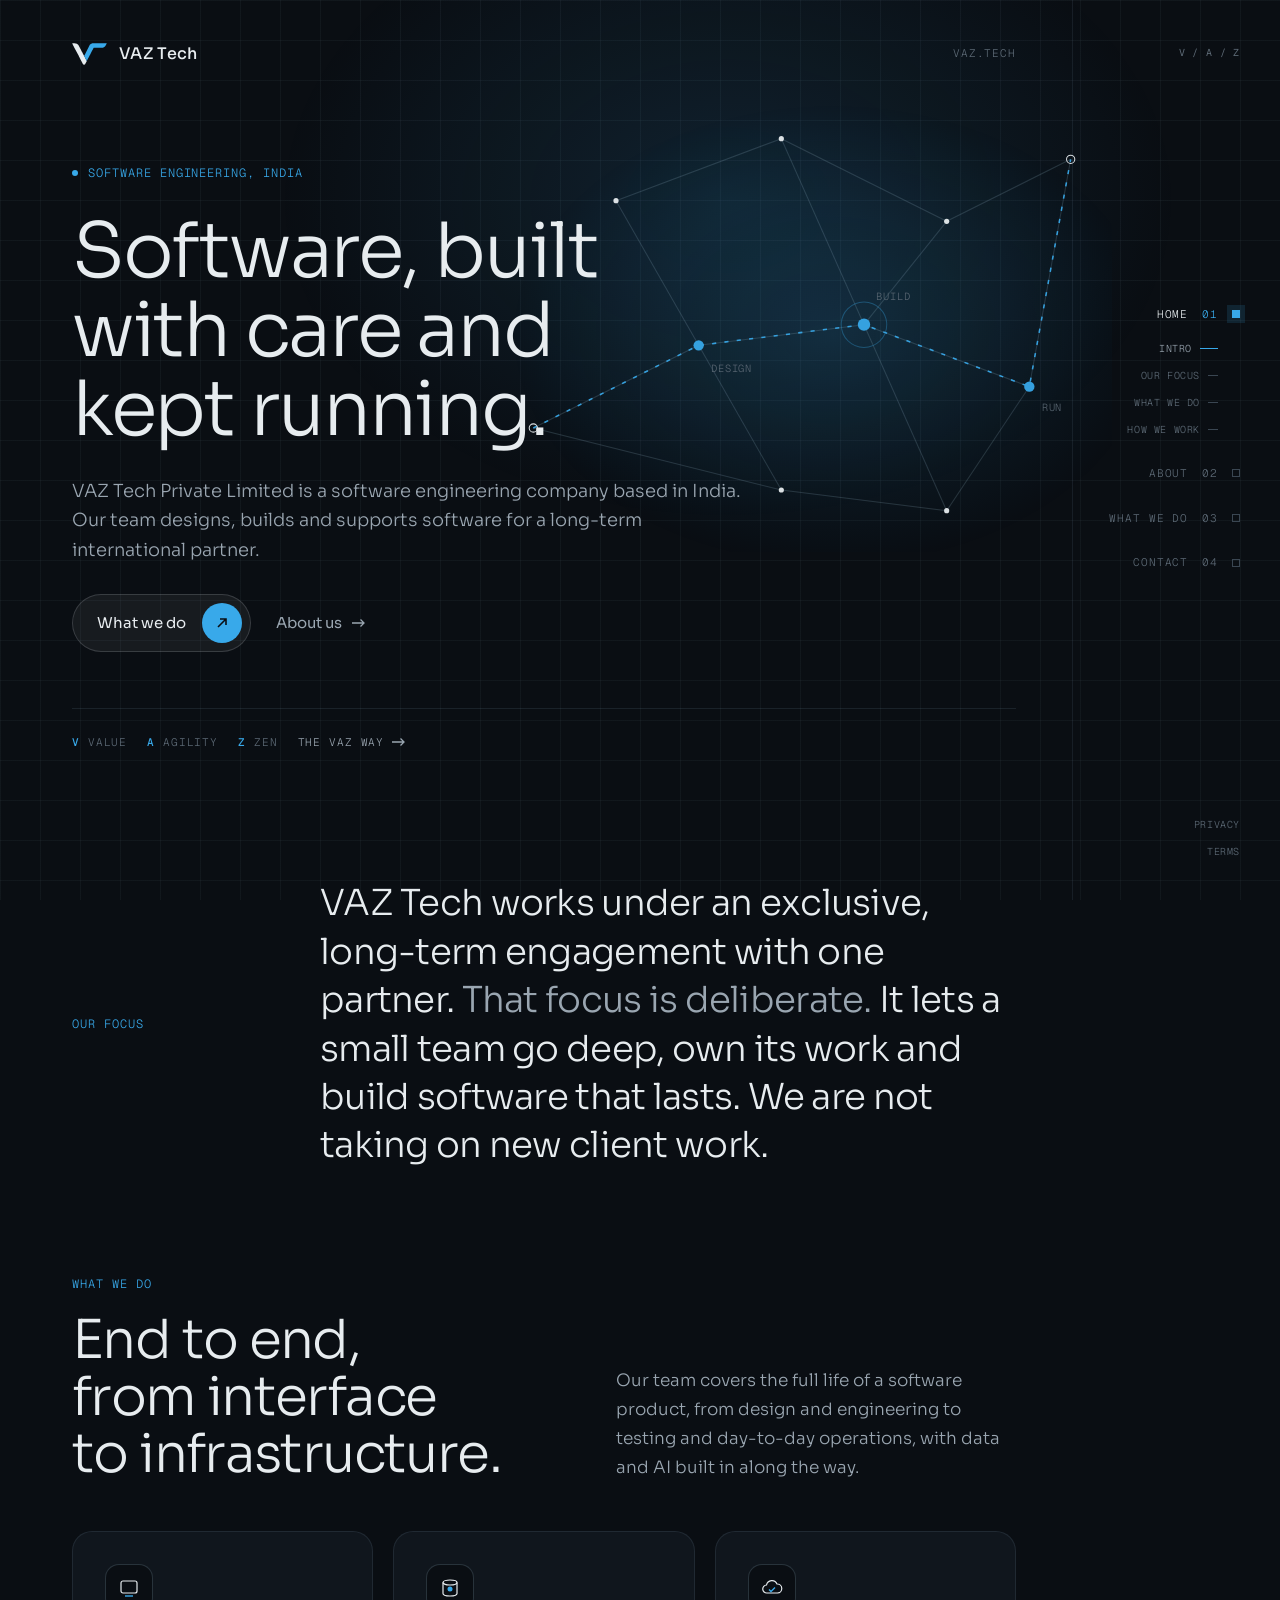
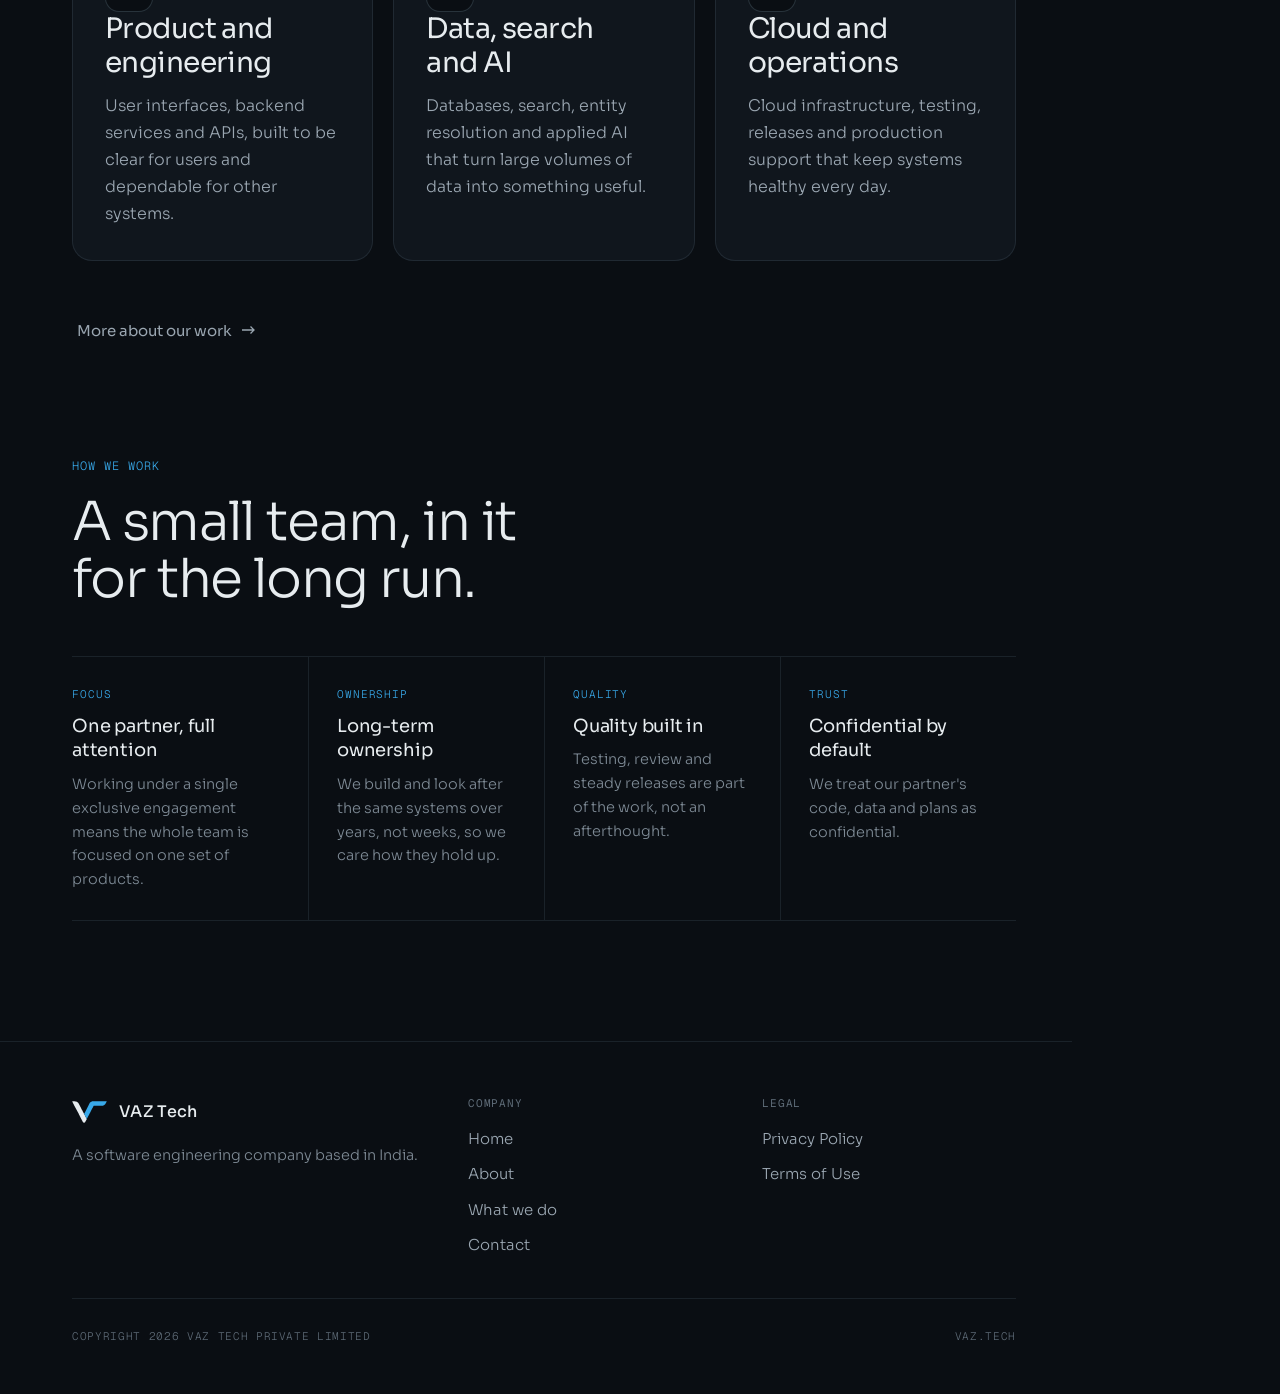
<file: index.html>
<!doctype html>
<html lang="en">
<head>
<meta charset="utf-8">
<meta name="viewport" content="width=device-width,initial-scale=1,viewport-fit=cover">
<title>VAZ Tech</title>
<meta name="description" content="VAZ Tech Private Limited is a software engineering company based in India.">
<link rel="preconnect" href="https://fonts.googleapis.com">
<link rel="preconnect" href="https://fonts.gstatic.com" crossorigin>
<link rel="stylesheet" href="https://fonts.googleapis.com/css2?family=Geist+Mono:wght@400;500&family=Sora:wght@200..600&display=swap">
<link rel="stylesheet" href="styles.css">
<link rel="icon" href="favicon.svg" type="image/svg+xml">
<link rel="icon" href="favicon.ico" sizes="any">
</head>
<body>
<div class="shell">
<div class="content">
  <div data-include="header"></div>
  <main id="main">
  <article class="page" data-page="home" data-num="01" data-title="Home">
    <section class="hero wrap" data-sec="Intro" id="home-intro">
      <svg class="hero-art" viewBox="600 70 600 450" fill="none" aria-hidden="true">
        <defs><radialGradient id="cglow" cx=".5" cy=".5" r=".5"><stop offset="0" stop-color="#38A9EA" stop-opacity=".16"/><stop offset="1" stop-color="#38A9EA" stop-opacity="0"/></radialGradient></defs>
        <ellipse cx="930" cy="310" rx="320" ry="230" fill="url(#cglow)"/>
        <g stroke="rgba(148,180,200,0.22)" stroke-width="1">
          <line x1="720" y1="180" x2="880" y2="120"/><line x1="880" y1="120" x2="1040" y2="200"/><line x1="1040" y1="200" x2="1160" y2="140"/>
          <line x1="720" y1="180" x2="800" y2="320"/><line x1="880" y1="120" x2="960" y2="300"/><line x1="1040" y1="200" x2="960" y2="300"/>
          <line x1="800" y1="320" x2="960" y2="300"/><line x1="960" y1="300" x2="1120" y2="360"/><line x1="1160" y1="140" x2="1120" y2="360"/>
          <line x1="800" y1="320" x2="880" y2="460"/><line x1="960" y1="300" x2="1040" y2="480"/><line x1="1120" y1="360" x2="1040" y2="480"/>
          <line x1="880" y1="460" x2="1040" y2="480"/><line x1="640" y1="400" x2="800" y2="320"/><line x1="640" y1="400" x2="880" y2="460"/>
        </g>
        <path class="c-trail" d="M640 400L800 320L960 300L1120 360L1160 140" stroke="#38A9EA" stroke-width="1.5"/>
        <g fill="#E7ECEF"><circle cx="720" cy="180" r="2.5"/><circle cx="880" cy="120" r="2.5"/><circle cx="1040" cy="200" r="2.5"/><circle cx="880" cy="460" r="2.5"/><circle cx="1040" cy="480" r="2.5"/></g>
        <circle class="c-pulse" cx="800" cy="320" r="5" fill="#38A9EA"/>
        <circle class="c-pulse-2" cx="960" cy="300" r="6" fill="#38A9EA"/>
        <circle class="c-pulse-3" cx="1120" cy="360" r="5" fill="#38A9EA"/>
        <circle cx="960" cy="300" r="22" stroke="#38A9EA" stroke-opacity=".35"/>
        <circle cx="640" cy="400" r="4" stroke="#E7ECEF"/><circle cx="1160" cy="140" r="4" stroke="#E7ECEF"/>
        <g font-family="Geist Mono, monospace" font-size="10" letter-spacing=".8" fill="#5E6B77">
          <text x="812" y="346">DESIGN</text><text x="972" y="276">BUILD</text><text x="1132" y="384">RUN</text>
        </g>
      </svg>
      <span class="eyebrow"><span class="dot"></span>Software engineering, India</span>
      <h1>Software, built with care and kept running.</h1>
      <p class="lede">VAZ Tech Private Limited is a software engineering company based in India. Our team designs, builds and supports software for a long-term international partner.</p>
      <div class="actions">
        <a class="btn" href="work">What we do<span class="knob"><svg width="14" height="14"><use href="#arrow-ne"/></svg></span></a>
        <a class="btn ghost" href="about">About us <span class="arr"><svg width="14" height="10" viewBox="0 0 14 10" fill="none" aria-hidden="true" style="display:block"><path d="M0 5h12M8.5 1.5L12 5 8.5 8.5" stroke="currentColor" stroke-width="1.3"/></svg></span></a>
      </div>
      <div class="vaz-strip">
        <span><b>V</b> VALUE</span><span><b>A</b> AGILITY</span><span><b>Z</b> ZEN</span>
        <a href="about#about-vaz"><span style="display:inline-flex;align-items:center;gap:8px">THE VAZ WAY <svg width="14" height="10" viewBox="0 0 14 10" fill="none" aria-hidden="true" style="display:block"><path d="M0 5h12M8.5 1.5L12 5 8.5 8.5" stroke="currentColor" stroke-width="1.3"/></svg></span></a>
      </div>
    </section>

    <section class="statement wrap" data-sec="Our focus" id="home-focus">
      <span class="eyebrow">Our focus</span>
      <p class="big">VAZ Tech works under an exclusive, long-term engagement with one partner. <em>That focus is deliberate.</em> It lets a small team go deep, own its work and build software that lasts. We are not taking on new client work.</p>
    </section>

    <section class="sec wrap" data-sec="What we do" id="home-what">
      <div class="sec-head">
        <div class="t"><span class="eyebrow">What we do</span><h2>End to end, from interface to infrastructure.</h2></div>
        <p>Our team covers the full life of a software product, from design and engineering to testing and day-to-day operations, with data and AI built in along the way.</p>
      </div>
      <div class="trio">
        <div class="panel">
          <div class="glyph"><svg width="22" height="22" viewBox="0 0 22 22" fill="none" aria-hidden="true"><rect x="3" y="4" width="16" height="12" rx="2" stroke="#E7ECEF" stroke-width="1.2"/><path d="M7 19h8" stroke="#38A9EA" stroke-width="1.4"/></svg></div>
          <div class="copy"><h3>Product and engineering</h3><p>User interfaces, backend services and APIs, built to be clear for users and dependable for other systems.</p></div>
        </div>
        <div class="panel">
          <div class="glyph"><svg width="22" height="22" viewBox="0 0 22 22" fill="none" aria-hidden="true"><ellipse cx="11" cy="5.5" rx="7" ry="2.5" stroke="#E7ECEF" stroke-width="1.2"/><path d="M4 5.5v11c0 1.4 3.1 2.5 7 2.5s7-1.1 7-2.5v-11" stroke="#E7ECEF" stroke-width="1.2"/><circle class="c-pulse" cx="11" cy="12" r="2.5" fill="#38A9EA"/></svg></div>
          <div class="copy"><h3>Data, search and AI</h3><p>Databases, search, entity resolution and applied AI that turn large volumes of data into something useful.</p></div>
        </div>
        <div class="panel">
          <div class="glyph"><svg width="22" height="22" viewBox="0 0 22 22" fill="none" aria-hidden="true"><path d="M6 16a4 4 0 01-.5-8A5.5 5.5 0 0116 7a4.5 4.5 0 01.5 9z" stroke="#E7ECEF" stroke-width="1.2"/><path d="M8 12.5l2 2 4-4" stroke="#38A9EA" stroke-width="1.4"/></svg></div>
          <div class="copy"><h3>Cloud and operations</h3><p>Cloud infrastructure, testing, releases and production support that keep systems healthy every day.</p></div>
        </div>
      </div>
      <div><a class="btn ghost" href="work">More about our work <span class="arr"><svg width="14" height="10" viewBox="0 0 14 10" fill="none" aria-hidden="true" style="display:block"><path d="M0 5h12M8.5 1.5L12 5 8.5 8.5" stroke="currentColor" stroke-width="1.3"/></svg></span></a></div>
    </section>

    <section class="sec wrap" data-sec="How we work" id="home-how">
      <div class="sec-head">
        <div class="t"><span class="eyebrow">How we work</span><h2>A small team, in it for the long run.</h2></div>
      </div>
      <div class="ruled">
        <div><span class="k">Focus</span><span class="h">One partner, full attention</span><p>Working under a single exclusive engagement means the whole team is focused on one set of products.</p></div>
        <div><span class="k">Ownership</span><span class="h">Long-term ownership</span><p>We build and look after the same systems over years, not weeks, so we care how they hold up.</p></div>
        <div><span class="k">Quality</span><span class="h">Quality built in</span><p>Testing, review and steady releases are part of the work, not an afterthought.</p></div>
        <div><span class="k">Trust</span><span class="h">Confidential by default</span><p>We treat our partner's code, data and plans as confidential.</p></div>
      </div>
    </section>
  </article>
  </main>
  <div data-include="footer"></div>
</div>
<div data-include="rail"></div>
</div>
<div data-include="menu"></div>
<script src="layout.js"></script>
<script src="site.js"></script>
</body>
</html>
</file>
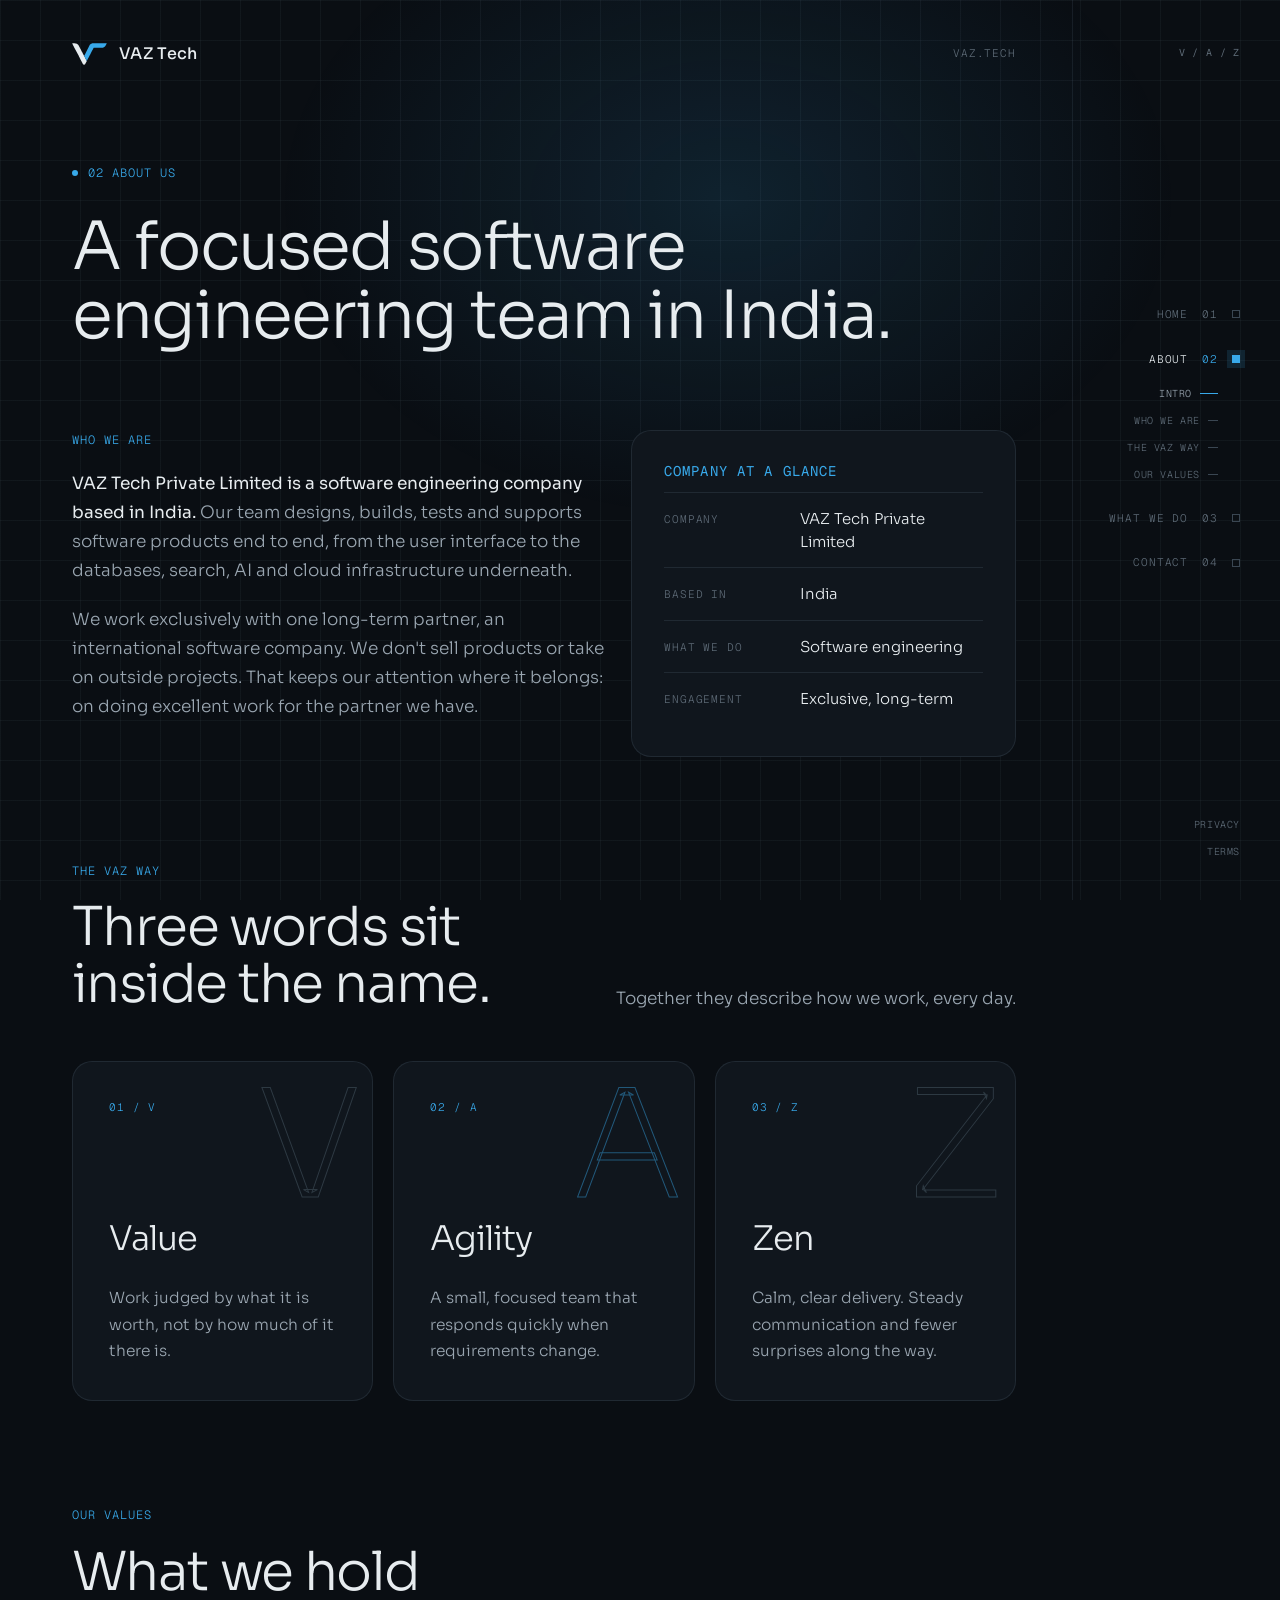
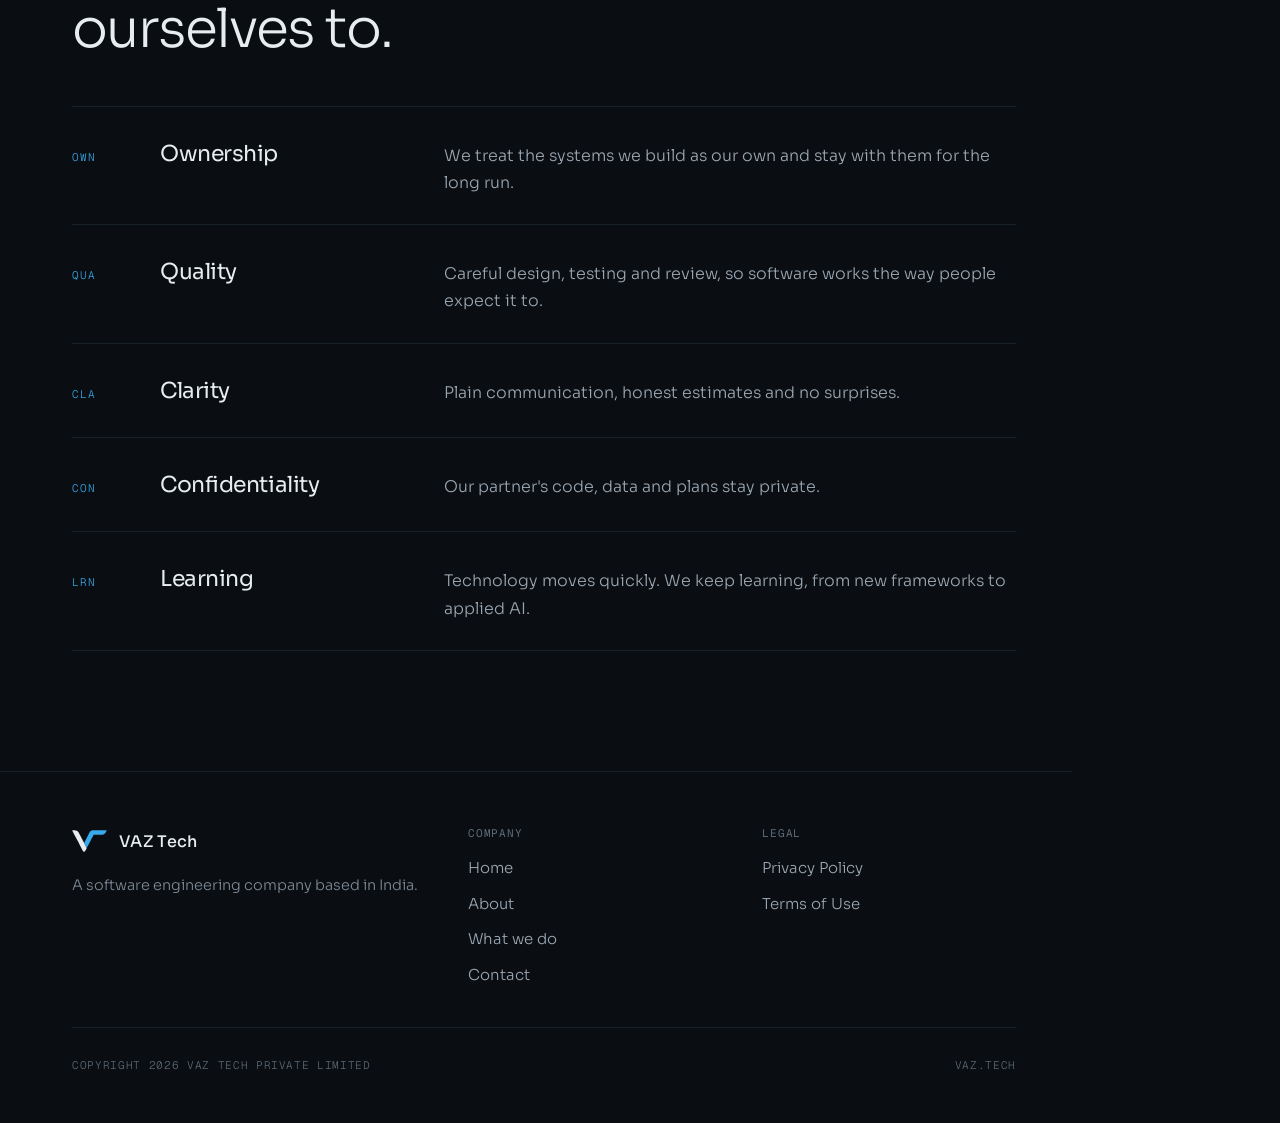
<file: about.html>
<!doctype html>
<html lang="en">
<head>
<meta charset="utf-8">
<meta name="viewport" content="width=device-width,initial-scale=1,viewport-fit=cover">
<title>About | VAZ Tech</title>
<meta name="description" content="About VAZ Tech Private Limited, a software engineering company based in India.">
<link rel="preconnect" href="https://fonts.googleapis.com">
<link rel="preconnect" href="https://fonts.gstatic.com" crossorigin>
<link rel="stylesheet" href="https://fonts.googleapis.com/css2?family=Geist+Mono:wght@400;500&family=Sora:wght@200..600&display=swap">
<link rel="stylesheet" href="styles.css">
<link rel="icon" href="favicon.svg" type="image/svg+xml">
<link rel="icon" href="favicon.ico" sizes="any">
</head>
<body>
<div class="shell">
<div class="content">
  <div data-include="header"></div>
  <main id="main">
  <article class="page" data-page="about" data-num="02" data-title="About">
    <section class="hero inner wrap" data-sec="Intro" id="about-intro">
      <span class="eyebrow"><span class="dot"></span>02 About us</span>
      <h1>A focused software engineering team in India.</h1>
    </section>

    <section class="sec wrap" data-sec="Who we are" id="about-who" style="padding-top:56px">
      <div class="split">
        <div class="prose">
          <span class="eyebrow">Who we are</span>
          <p><strong>VAZ Tech Private Limited is a software engineering company based in India.</strong> Our team designs, builds, tests and supports software products end to end, from the user interface to the databases, search, AI and cloud infrastructure underneath.</p>
          <p>We work exclusively with one long-term partner, an international software company. We don't sell products or take on outside projects. That keeps our attention where it belongs: on doing excellent work for the partner we have.</p>
        </div>
        <aside class="panel glance" aria-label="Company at a glance">
          <h3>Company at a glance</h3>
          <dl>
            <div><dt>Company</dt><dd>VAZ Tech Private Limited</dd></div>
            <div><dt>Based in</dt><dd>India</dd></div>
            <div><dt>What we do</dt><dd>Software engineering</dd></div>
            <div><dt>Engagement</dt><dd>Exclusive, long-term</dd></div>
          </dl>
        </aside>
      </div>
    </section>

    <section class="sec wrap" data-sec="The VAZ way" id="about-vaz">
      <div class="sec-head">
        <div class="t"><span class="eyebrow">The VAZ way</span><h2>Three words sit inside the name.</h2></div>
        <p>Together they describe how we work, every day.</p>
      </div>
      <div class="vaz">
        <div class="panel"><span class="letter" aria-hidden="true">V</span><span class="tag">01 / V</span><span class="word">Value</span><p>Work judged by what it is worth, not by how much of it there is.</p></div>
        <div class="panel"><span class="letter" aria-hidden="true">A</span><span class="tag">02 / A</span><span class="word">Agility</span><p>A small, focused team that responds quickly when requirements change.</p></div>
        <div class="panel"><span class="letter" aria-hidden="true">Z</span><span class="tag">03 / Z</span><span class="word">Zen</span><p>Calm, clear delivery. Steady communication and fewer surprises along the way.</p></div>
      </div>
    </section>

    <section class="sec wrap" data-sec="Our values" id="about-values">
      <div class="sec-head">
        <div class="t"><span class="eyebrow">Our values</span><h2>What we hold ourselves to.</h2></div>
      </div>
      <div class="rows">
        <div><span class="k">OWN</span><span class="h">Ownership</span><p>We treat the systems we build as our own and stay with them for the long run.</p></div>
        <div><span class="k">QUA</span><span class="h">Quality</span><p>Careful design, testing and review, so software works the way people expect it to.</p></div>
        <div><span class="k">CLA</span><span class="h">Clarity</span><p>Plain communication, honest estimates and no surprises.</p></div>
        <div><span class="k">CON</span><span class="h">Confidentiality</span><p>Our partner's code, data and plans stay private.</p></div>
        <div><span class="k">LRN</span><span class="h">Learning</span><p>Technology moves quickly. We keep learning, from new frameworks to applied AI.</p></div>
      </div>
    </section>
  </article>
  </main>
  <div data-include="footer"></div>
</div>
<div data-include="rail"></div>
</div>
<div data-include="menu"></div>
<script src="layout.js"></script>
<script src="site.js"></script>
</body>
</html>
</file>
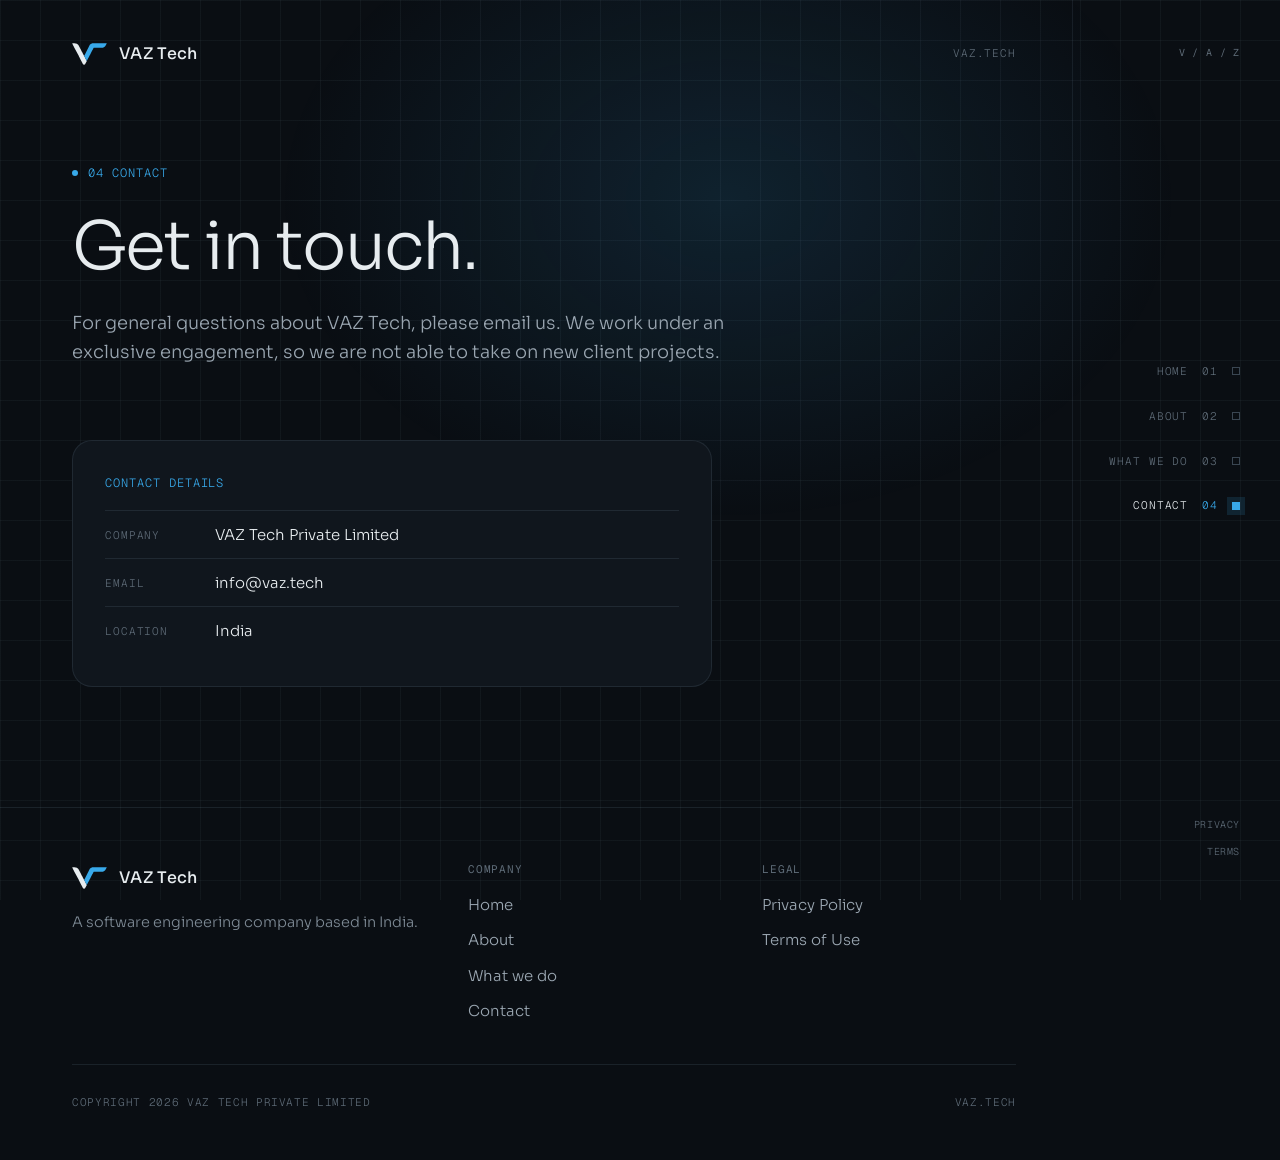
<file: contact.html>
<!doctype html>
<html lang="en">
<head>
<meta charset="utf-8">
<meta name="viewport" content="width=device-width,initial-scale=1,viewport-fit=cover">
<title>Contact | VAZ Tech</title>
<meta name="description" content="Contact VAZ Tech Private Limited.">
<link rel="preconnect" href="https://fonts.googleapis.com">
<link rel="preconnect" href="https://fonts.gstatic.com" crossorigin>
<link rel="stylesheet" href="https://fonts.googleapis.com/css2?family=Geist+Mono:wght@400;500&family=Sora:wght@200..600&display=swap">
<link rel="stylesheet" href="styles.css">
<link rel="icon" href="favicon.svg" type="image/svg+xml">
<link rel="icon" href="favicon.ico" sizes="any">
</head>
<body>
<div class="shell">
<div class="content">
  <div data-include="header"></div>
  <main id="main">
  <article class="page" data-page="contact" data-num="04" data-title="Contact">
    <section class="hero inner wrap" data-sec="Intro" id="contact-intro">
      <span class="eyebrow"><span class="dot"></span>04 Contact</span>
      <h1>Get in touch.</h1>
      <p class="lede">For general questions about VAZ Tech, please email us. We work under an exclusive engagement, so we are not able to take on new client projects.</p>
    </section>
    <section class="sec wrap" data-sec="Details" id="contact-details" style="padding-top:48px">
      <div class="side" style="max-width:640px">
        <div class="panel">
          <span class="eyebrow">Contact details</span>
          <dl>
            <div><dt>Company</dt><dd>VAZ Tech Private Limited</dd></div>
            <div><dt>Email</dt><dd><a href="mailto:info@vaz.tech">info@vaz.tech</a></dd></div>
            <div><dt>Location</dt><dd>India</dd></div>
          </dl>
        </div>
      </div>
    </section>
  </article>
  </main>
  <div data-include="footer"></div>
</div>
<div data-include="rail"></div>
</div>
<div data-include="menu"></div>
<script src="layout.js"></script>
<script src="site.js"></script>
</body>
</html>
</file>
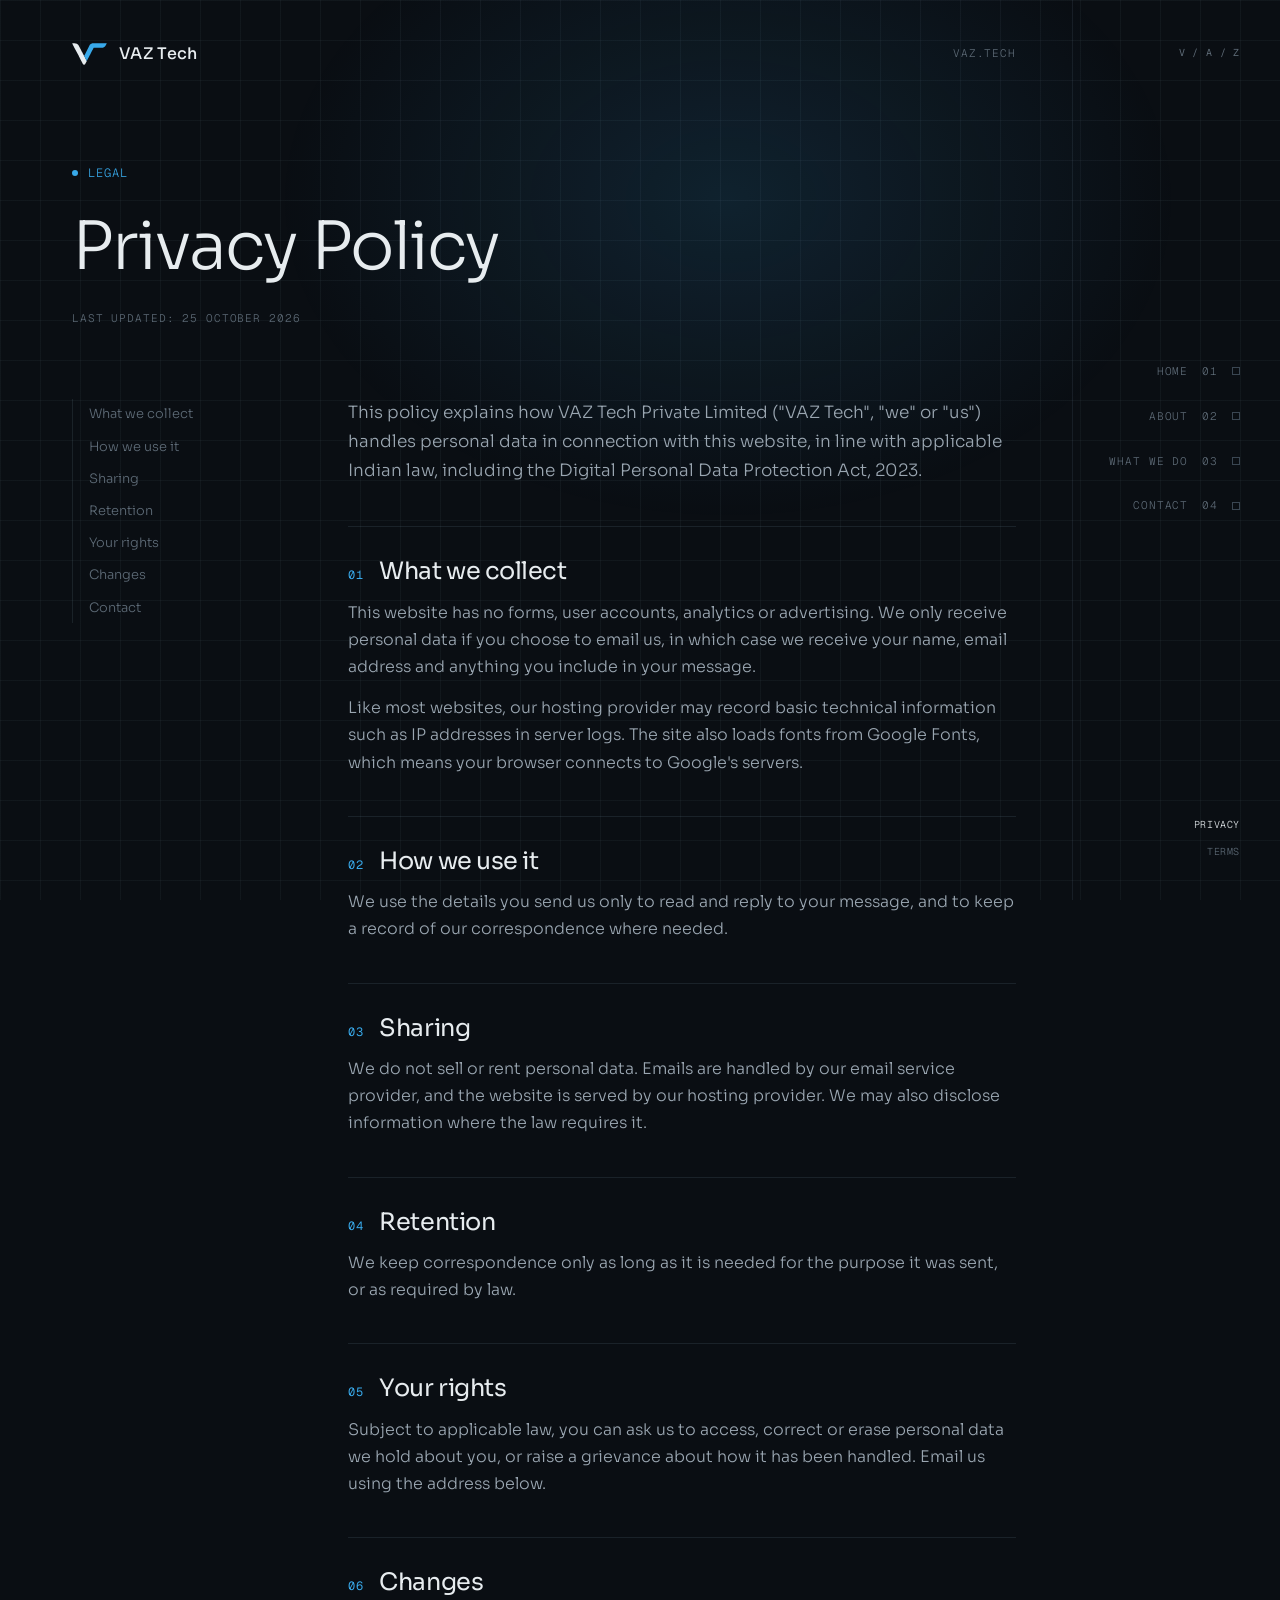
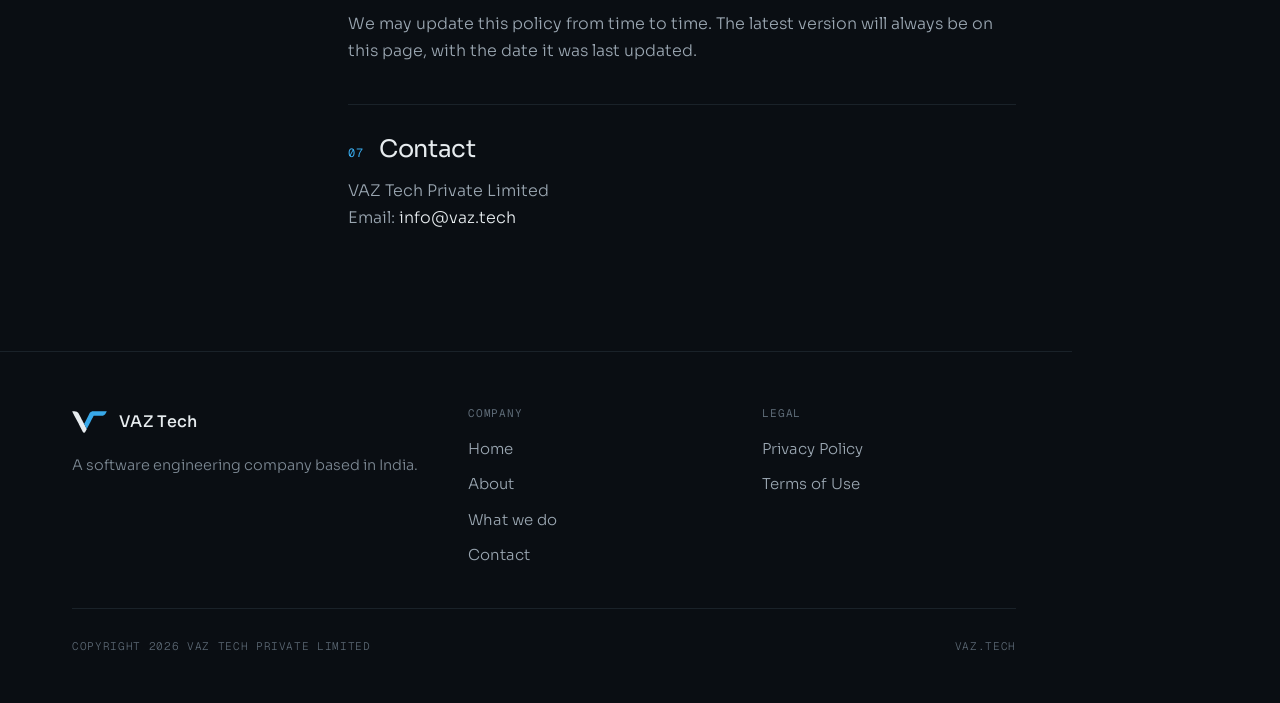
<file: privacy.html>
<!doctype html>
<html lang="en">
<head>
<meta charset="utf-8">
<meta name="viewport" content="width=device-width,initial-scale=1,viewport-fit=cover">
<title>Privacy Policy | VAZ Tech</title>
<meta name="description" content="How VAZ Tech handles personal data.">
<link rel="preconnect" href="https://fonts.googleapis.com">
<link rel="preconnect" href="https://fonts.gstatic.com" crossorigin>
<link rel="stylesheet" href="https://fonts.googleapis.com/css2?family=Geist+Mono:wght@400;500&family=Sora:wght@200..600&display=swap">
<link rel="stylesheet" href="styles.css">
<link rel="icon" href="favicon.svg" type="image/svg+xml">
<link rel="icon" href="favicon.ico" sizes="any">
</head>
<body>
<div class="shell">
<div class="content">
  <div data-include="header"></div>
  <main id="main">
  <article class="page" data-page="privacy" data-num="" data-title="Privacy Policy">
    <section class="hero inner wrap" data-sec="Intro" id="privacy-intro">
      <span class="eyebrow"><span class="dot"></span>Legal</span>
      <h1>Privacy Policy</h1>
      <span class="updated">Last updated: 25 October 2026</span>
    </section>
    <section class="sec wrap" data-sec="Privacy Policy" id="privacy-body" style="padding-top:48px">
      <div class="legal">
        <nav class="toc" aria-label="Privacy Policy contents" data-toc></nav>
        <div class="doc">
          <div class="intro"><p>This policy explains how VAZ Tech Private Limited ("VAZ Tech", "we" or "us") handles personal data in connection with this website, in line with applicable Indian law, including the Digital Personal Data Protection Act, 2023.</p></div>
          <section id="privacy-1"><h2><span class="k">01</span>What we collect</h2><p>This website has no forms, user accounts, analytics or advertising. We only receive personal data if you choose to email us, in which case we receive your name, email address and anything you include in your message.</p><p>Like most websites, our hosting provider may record basic technical information such as IP addresses in server logs. The site also loads fonts from Google Fonts, which means your browser connects to Google's servers.</p></section>
          <section id="privacy-2"><h2><span class="k">02</span>How we use it</h2><p>We use the details you send us only to read and reply to your message, and to keep a record of our correspondence where needed.</p></section>
          <section id="privacy-3"><h2><span class="k">03</span>Sharing</h2><p>We do not sell or rent personal data. Emails are handled by our email service provider, and the website is served by our hosting provider. We may also disclose information where the law requires it.</p></section>
          <section id="privacy-4"><h2><span class="k">04</span>Retention</h2><p>We keep correspondence only as long as it is needed for the purpose it was sent, or as required by law.</p></section>
          <section id="privacy-5"><h2><span class="k">05</span>Your rights</h2><p>Subject to applicable law, you can ask us to access, correct or erase personal data we hold about you, or raise a grievance about how it has been handled. Email us using the address below.</p></section>
          <section id="privacy-6"><h2><span class="k">06</span>Changes</h2><p>We may update this policy from time to time. The latest version will always be on this page, with the date it was last updated.</p></section>
          <section id="privacy-7"><h2><span class="k">07</span>Contact</h2><p>VAZ Tech Private Limited<br>Email: <a href="mailto:info@vaz.tech">info@vaz.tech</a></p></section>
        </div>
      </div>
    </section>
  </article>
  </main>
  <div data-include="footer"></div>
</div>
<div data-include="rail"></div>
</div>
<div data-include="menu"></div>
<script src="layout.js"></script>
<script src="site.js"></script>
</body>
</html>
</file>
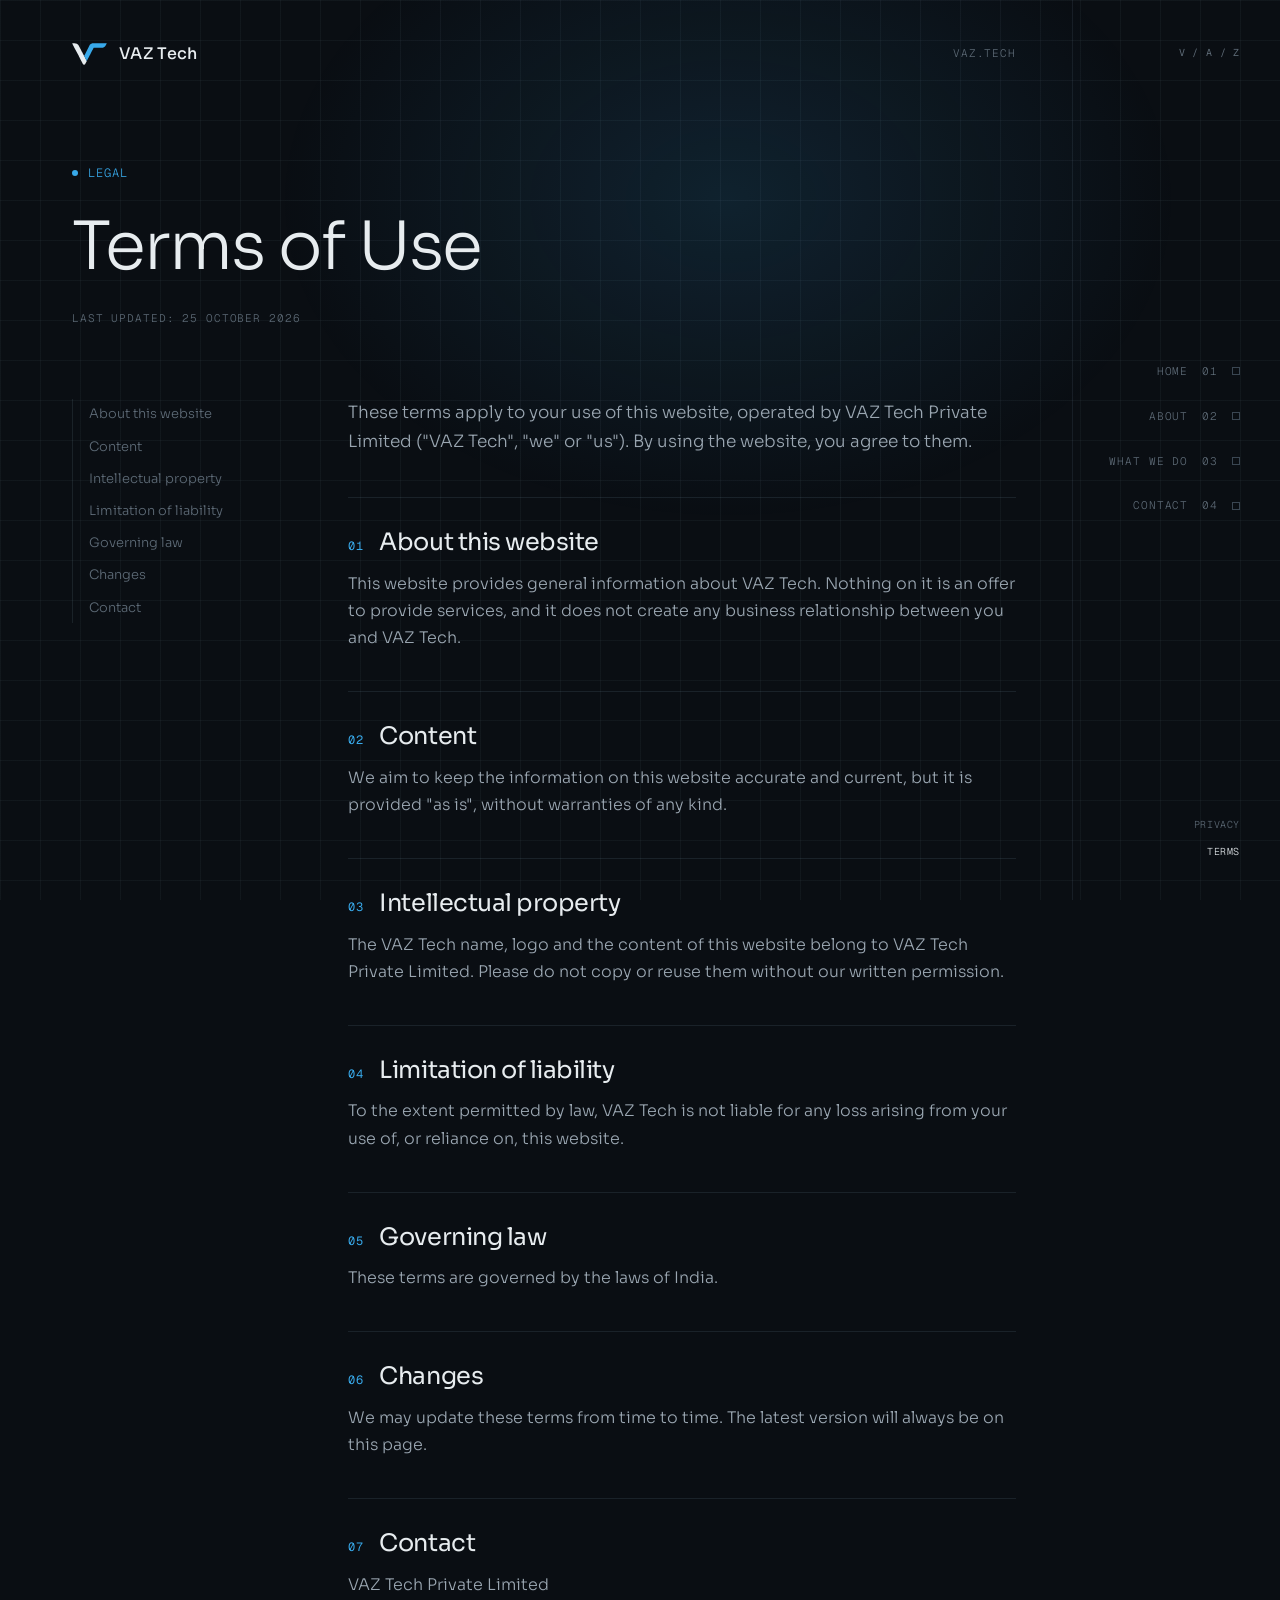
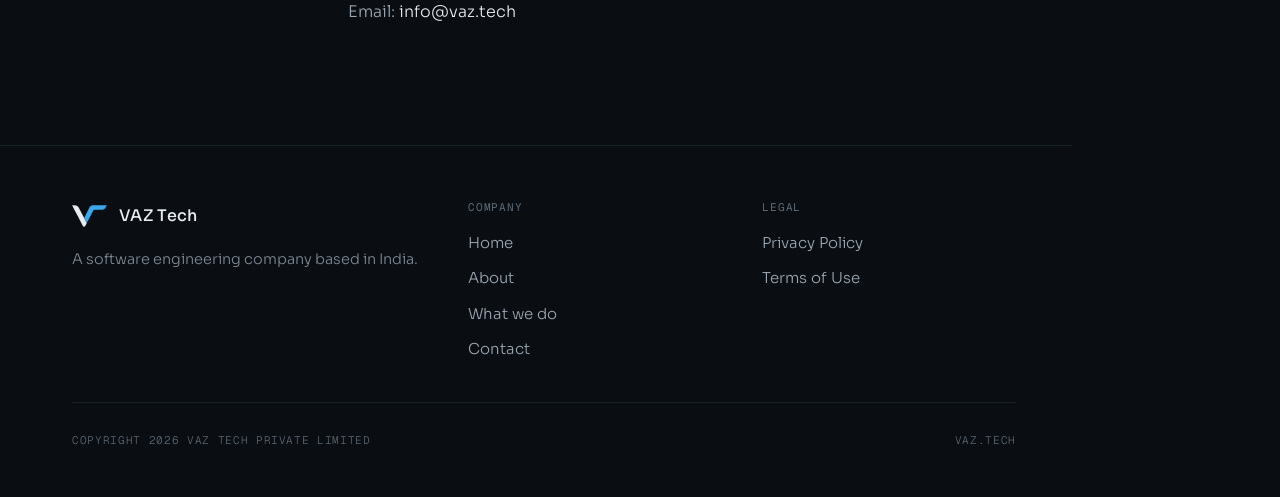
<file: terms.html>
<!doctype html>
<html lang="en">
<head>
<meta charset="utf-8">
<meta name="viewport" content="width=device-width,initial-scale=1,viewport-fit=cover">
<title>Terms of Use | VAZ Tech</title>
<meta name="description" content="Terms of use for the VAZ Tech website.">
<link rel="preconnect" href="https://fonts.googleapis.com">
<link rel="preconnect" href="https://fonts.gstatic.com" crossorigin>
<link rel="stylesheet" href="https://fonts.googleapis.com/css2?family=Geist+Mono:wght@400;500&family=Sora:wght@200..600&display=swap">
<link rel="stylesheet" href="styles.css">
<link rel="icon" href="favicon.svg" type="image/svg+xml">
<link rel="icon" href="favicon.ico" sizes="any">
</head>
<body>
<div class="shell">
<div class="content">
  <div data-include="header"></div>
  <main id="main">
  <article class="page" data-page="terms" data-num="" data-title="Terms of Use">
    <section class="hero inner wrap" data-sec="Intro" id="terms-intro">
      <span class="eyebrow"><span class="dot"></span>Legal</span>
      <h1>Terms of Use</h1>
      <span class="updated">Last updated: 25 October 2026</span>
    </section>
    <section class="sec wrap" data-sec="Terms of Use" id="terms-body" style="padding-top:48px">
      <div class="legal">
        <nav class="toc" aria-label="Terms of Use contents" data-toc></nav>
        <div class="doc">
          <div class="intro"><p>These terms apply to your use of this website, operated by VAZ Tech Private Limited ("VAZ Tech", "we" or "us"). By using the website, you agree to them.</p></div>
          <section id="terms-1"><h2><span class="k">01</span>About this website</h2><p>This website provides general information about VAZ Tech. Nothing on it is an offer to provide services, and it does not create any business relationship between you and VAZ Tech.</p></section>
          <section id="terms-2"><h2><span class="k">02</span>Content</h2><p>We aim to keep the information on this website accurate and current, but it is provided "as is", without warranties of any kind.</p></section>
          <section id="terms-3"><h2><span class="k">03</span>Intellectual property</h2><p>The VAZ Tech name, logo and the content of this website belong to VAZ Tech Private Limited. Please do not copy or reuse them without our written permission.</p></section>
          <section id="terms-4"><h2><span class="k">04</span>Limitation of liability</h2><p>To the extent permitted by law, VAZ Tech is not liable for any loss arising from your use of, or reliance on, this website.</p></section>
          <section id="terms-5"><h2><span class="k">05</span>Governing law</h2><p>These terms are governed by the laws of India.</p></section>
          <section id="terms-6"><h2><span class="k">06</span>Changes</h2><p>We may update these terms from time to time. The latest version will always be on this page.</p></section>
          <section id="terms-7"><h2><span class="k">07</span>Contact</h2><p>VAZ Tech Private Limited<br>Email: <a href="mailto:info@vaz.tech">info@vaz.tech</a></p></section>
        </div>
      </div>
    </section>
  </article>
  </main>
  <div data-include="footer"></div>
</div>
<div data-include="rail"></div>
</div>
<div data-include="menu"></div>
<script src="layout.js"></script>
<script src="site.js"></script>
</body>
</html>
</file>
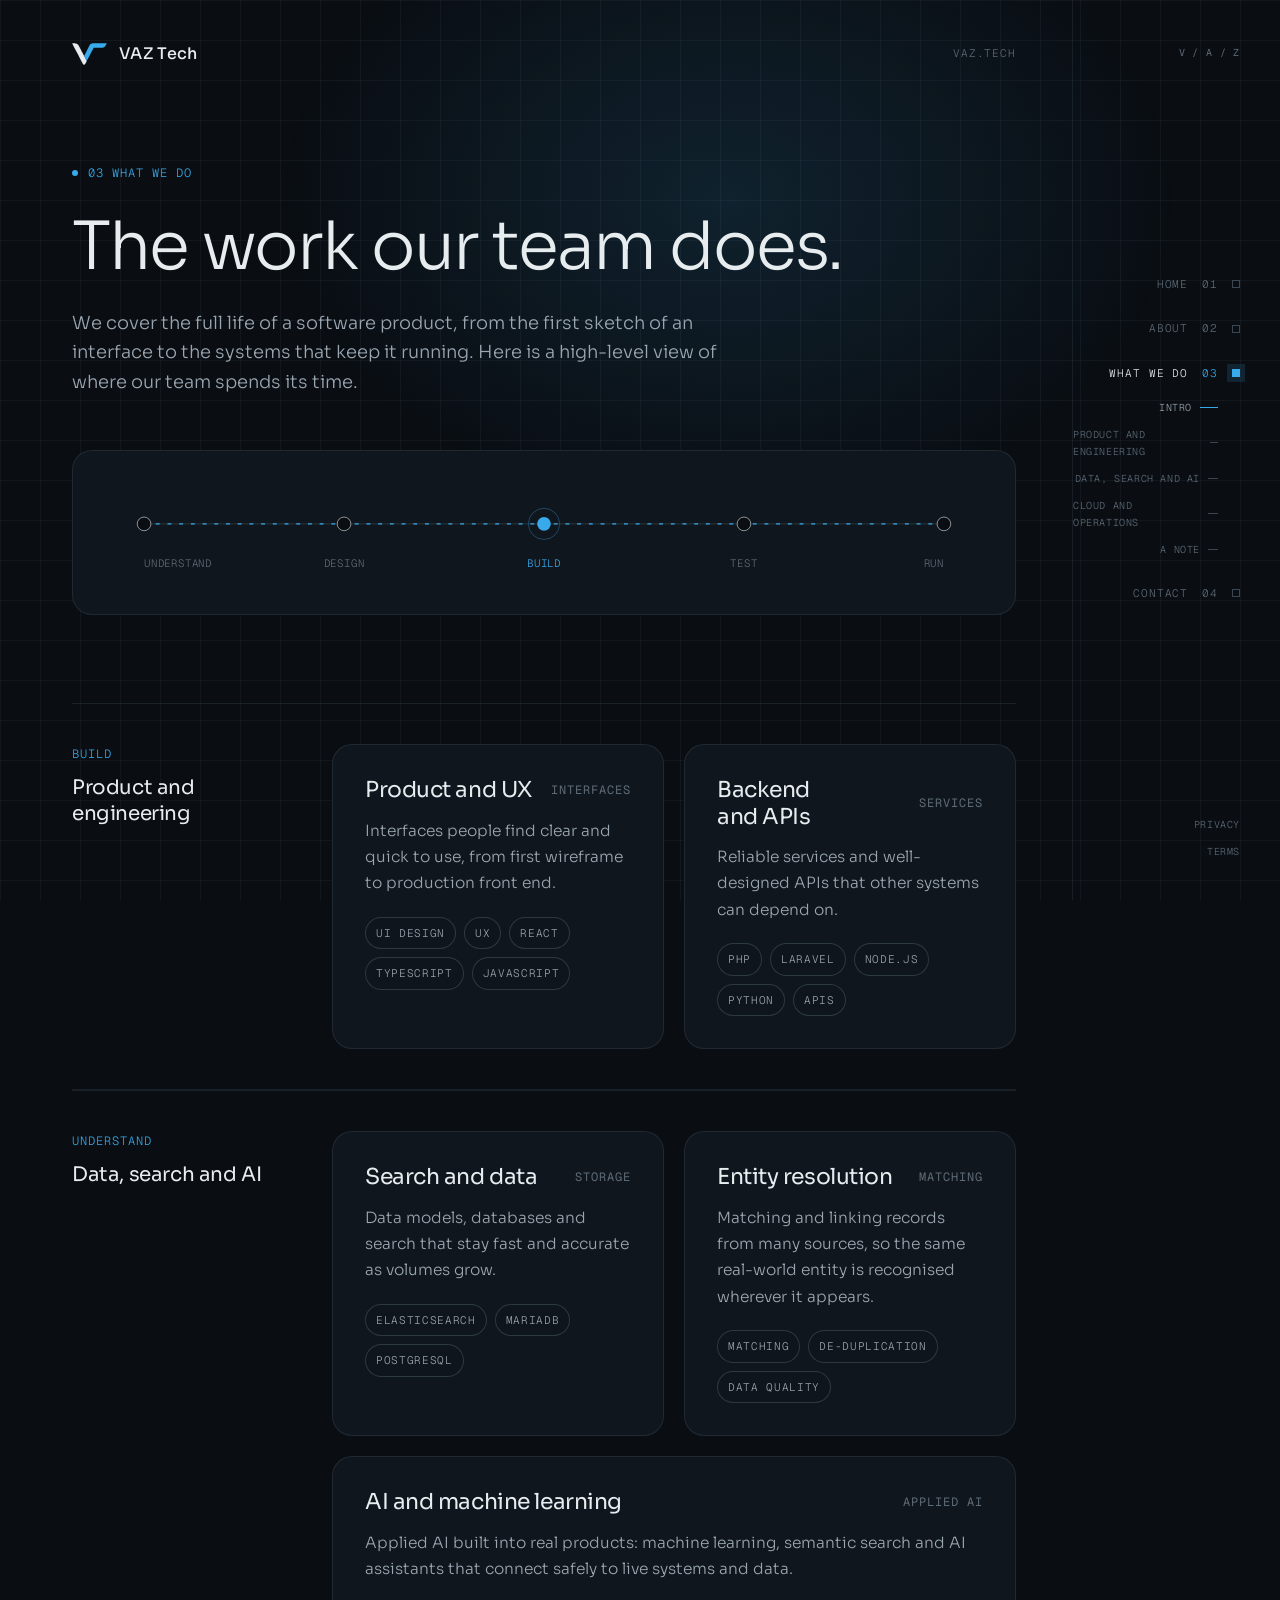
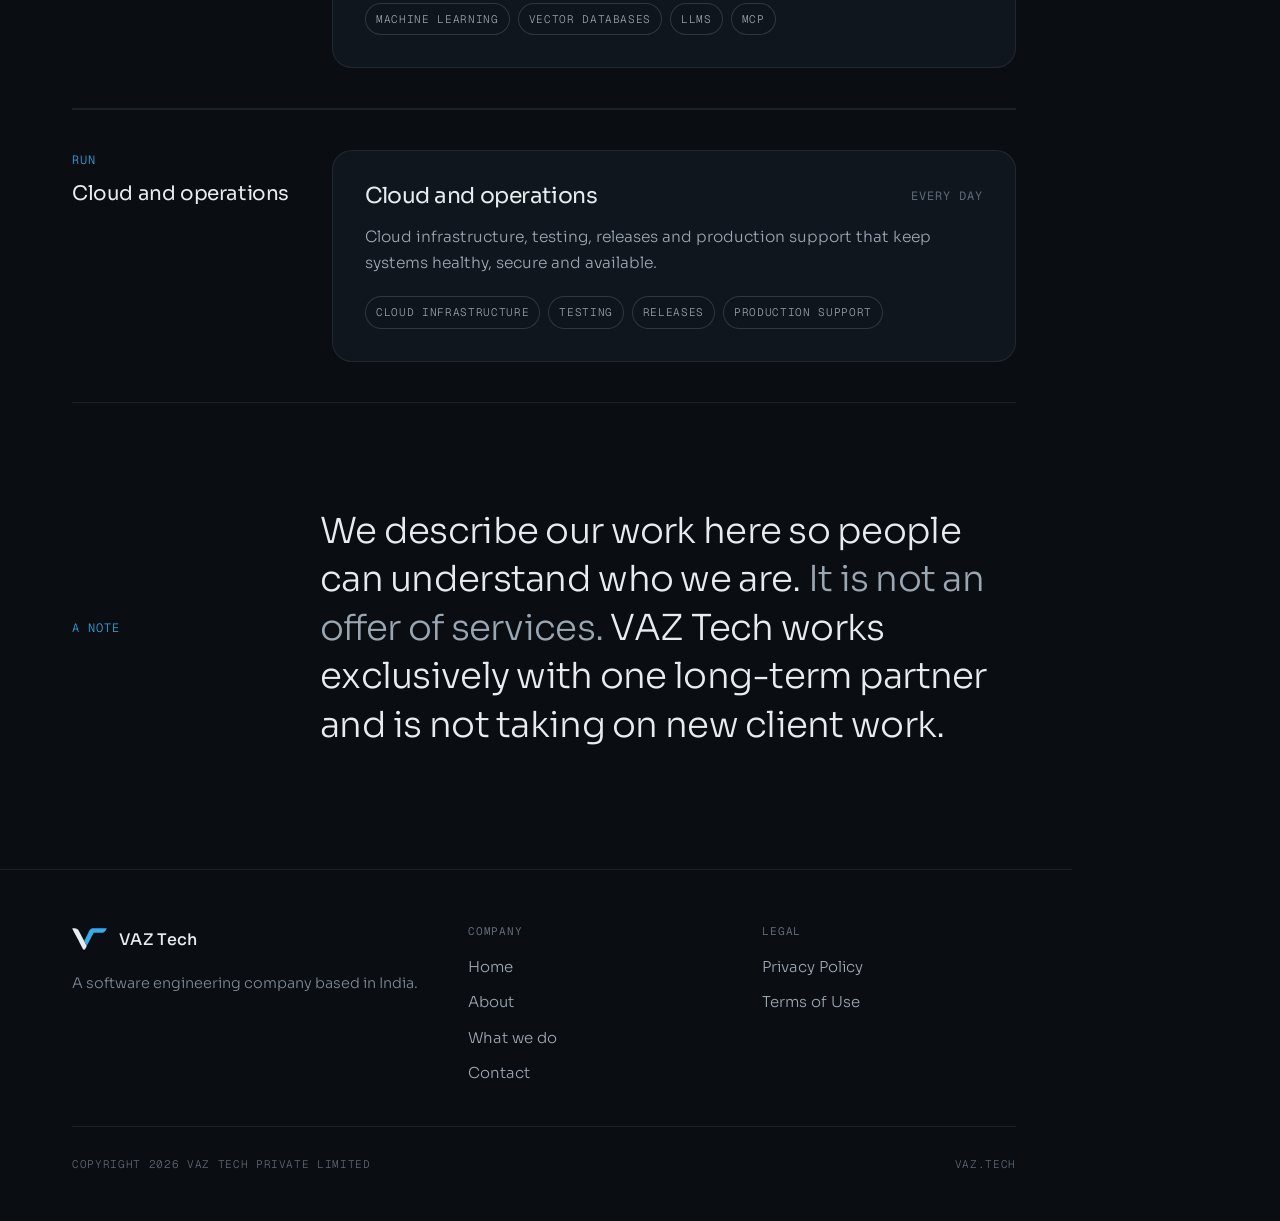
<file: work.html>
<!doctype html>
<html lang="en">
<head>
<meta charset="utf-8">
<meta name="viewport" content="width=device-width,initial-scale=1,viewport-fit=cover">
<title>What we do | VAZ Tech</title>
<meta name="description" content="The engineering work our team does at VAZ Tech.">
<link rel="preconnect" href="https://fonts.googleapis.com">
<link rel="preconnect" href="https://fonts.gstatic.com" crossorigin>
<link rel="stylesheet" href="https://fonts.googleapis.com/css2?family=Geist+Mono:wght@400;500&family=Sora:wght@200..600&display=swap">
<link rel="stylesheet" href="styles.css">
<link rel="icon" href="favicon.svg" type="image/svg+xml">
<link rel="icon" href="favicon.ico" sizes="any">
</head>
<body>
<div class="shell">
<div class="content">
  <div data-include="header"></div>
  <main id="main">
  <article class="page" data-page="work" data-num="03" data-title="What we do">
    <section class="hero inner wrap" data-sec="Intro" id="work-intro">
      <span class="eyebrow"><span class="dot"></span>03 What we do</span>
      <h1>The work our team does.</h1>
      <p class="lede">We cover the full life of a software product, from the first sketch of an interface to the systems that keep it running. Here is a high-level view of where our team spends its time.</p>
      <div class="panel timeline" aria-hidden="true">
        <svg class="diagram" viewBox="0 0 900 110" fill="none">
          <line x1="40" y1="46" x2="860" y2="46" stroke="rgba(148,180,200,0.2)"/>
          <path class="c-trail" d="M40 46H860" stroke="#38A9EA" stroke-width="1.5"/>
          <g fill="#0A0E13" stroke="rgba(231,236,239,0.6)"><circle cx="40" cy="46" r="7"/><circle cx="245" cy="46" r="7"/><circle cx="655" cy="46" r="7"/><circle cx="860" cy="46" r="7"/></g>
          <circle cx="450" cy="46" r="16" stroke="#38A9EA" stroke-opacity=".35"/><circle class="c-pulse" cx="450" cy="46" r="7" fill="#38A9EA"/>
          <g font-family="Geist Mono, monospace" font-size="11" letter-spacing=".8" text-anchor="middle" fill="#5E6B77">
            <text x="40" y="90" text-anchor="start">UNDERSTAND</text><text x="245" y="90">DESIGN</text><text x="450" y="90" fill="#38A9EA">BUILD</text><text x="655" y="90">TEST</text><text x="860" y="90" text-anchor="end">RUN</text>
          </g>
        </svg>
      </div>
    </section>

    <section class="sec wrap" data-sec="Product and engineering" id="work-product" style="padding-top:64px;gap:0">
      <div class="svc-group">
        <div class="gl"><span class="eyebrow">Build</span><span class="h">Product and engineering</span></div>
        <div class="svc-cards">
          <div class="panel svc"><div class="top"><h3>Product and UX</h3><span class="mono" style="color:var(--faint)">Interfaces</span></div><p>Interfaces people find clear and quick to use, from first wireframe to production front end.</p><ul class="tags"><li>UI design</li><li>UX</li><li>React</li><li>TypeScript</li><li>JavaScript</li></ul></div>
          <div class="panel svc"><div class="top"><h3>Backend and APIs</h3><span class="mono" style="color:var(--faint)">Services</span></div><p>Reliable services and well-designed APIs that other systems can depend on.</p><ul class="tags"><li>PHP</li><li>Laravel</li><li>Node.js</li><li>Python</li><li>APIs</li></ul></div>
        </div>
      </div>
    </section>
    <section class="sec wrap" data-sec="Data, search and AI" id="work-data" style="padding-top:0;gap:0">
      <div class="svc-group">
        <div class="gl"><span class="eyebrow">Understand</span><span class="h">Data, search and AI</span></div>
        <div class="svc-cards">
          <div class="panel svc"><div class="top"><h3>Search and data</h3><span class="mono" style="color:var(--faint)">Storage</span></div><p>Data models, databases and search that stay fast and accurate as volumes grow.</p><ul class="tags"><li>Elasticsearch</li><li>MariaDB</li><li>PostgreSQL</li></ul></div>
          <div class="panel svc"><div class="top"><h3>Entity resolution</h3><span class="mono" style="color:var(--faint)">Matching</span></div><p>Matching and linking records from many sources, so the same real-world entity is recognised wherever it appears.</p><ul class="tags"><li>Matching</li><li>De-duplication</li><li>Data quality</li></ul></div>
          <div class="panel svc" style="grid-column:1 / -1"><div class="top"><h3>AI and machine learning</h3><span class="mono" style="color:var(--faint)">Applied AI</span></div><p>Applied AI built into real products: machine learning, semantic search and AI assistants that connect safely to live systems and data.</p><ul class="tags"><li>Machine learning</li><li>Vector databases</li><li>LLMs</li><li>MCP</li></ul></div>
        </div>
      </div>
    </section>
    <section class="sec wrap" data-sec="Cloud and operations" id="work-ops" style="padding-top:0;gap:0">
      <div class="svc-group">
        <div class="gl"><span class="eyebrow">Run</span><span class="h">Cloud and operations</span></div>
        <div class="svc-cards one">
          <div class="panel svc"><div class="top"><h3>Cloud and operations</h3><span class="mono" style="color:var(--faint)">Every day</span></div><p>Cloud infrastructure, testing, releases and production support that keep systems healthy, secure and available.</p><ul class="tags"><li>Cloud infrastructure</li><li>Testing</li><li>Releases</li><li>Production support</li></ul></div>
        </div>
      </div>
    </section>

    <section class="statement wrap" data-sec="A note" id="work-note">
      <span class="eyebrow">A note</span>
      <p class="big">We describe our work here so people can understand who we are. <em>It is not an offer of services.</em> VAZ Tech works exclusively with one long-term partner and is not taking on new client work.</p>
    </section>
  </article>
  </main>
  <div data-include="footer"></div>
</div>
<div data-include="rail"></div>
</div>
<div data-include="menu"></div>
<script src="layout.js"></script>
<script src="site.js"></script>
</body>
</html>
</file>
<file: styles.css>
/* VAZ Tech website - shared styles (Direction C, AI-Forward Dark) */
img{max-width:100%}
[hidden]{display:none!important}
/* Layout: content column + 208px luminous section index on the right (desktop); floating dock on mobile. 40px technical grid underneath everything. */
:root{
  --field:#0A0E13;
  --panel:#10161D;
  --panel-hi:#141C25;
  --brand:#38A9EA;
  --brand-glow:rgba(56,169,234,.14);
  --brand-line:rgba(56,169,234,.45);
  --text:#E7ECEF;
  --muted:#9AA6B1;
  --dim:#7D8994;
  --faint:#5E6B77;
  --idle:#3A4652;
  --line:rgba(148,180,200,.12);
  --line-2:rgba(148,180,200,.22);
  --grid:rgba(148,180,200,.06);
  --chip:rgba(231,236,239,.06);
  --chip-line:rgba(231,236,239,.16);
  --danger:#F08A7E;
  --ok:#5FB8B0;
  --font-display:'Sora',system-ui,-apple-system,"Segoe UI",sans-serif;
  --font-mono:'Geist Mono',ui-monospace,SFMono-Regular,Menlo,Consolas,monospace;
  --rail:208px;
  --ease:cubic-bezier(.32,.72,0,1);
  color-scheme:dark;
}
*{box-sizing:border-box}
html{background:var(--field)}
body{margin:0;background:var(--field);color:var(--text);font-family:var(--font-display);font-weight:300;font-size:16px;line-height:1.7;-webkit-font-smoothing:antialiased;overflow-x:hidden}
body::before{content:"";position:fixed;inset:0 0 auto;height:env(safe-area-inset-top,0px);z-index:60;background:var(--field)}
a{color:var(--text);text-decoration:none}
a:hover{color:var(--brand)}
:focus-visible{outline:2px solid var(--brand);outline-offset:3px;border-radius:6px}
h1,h2,h3,h4{margin:0;font-weight:300;letter-spacing:-.03em;text-wrap:balance;line-height:1.06}
p{margin:0}
ul{margin:0;padding:0;list-style:none}
.mono{font-family:var(--font-mono);font-size:12px;letter-spacing:.08em;text-transform:uppercase;font-weight:400}
.eyebrow{font-family:var(--font-mono);font-size:12px;letter-spacing:.08em;text-transform:uppercase;color:var(--brand);display:inline-flex;align-items:center;gap:10px}
.eyebrow .dot{width:6px;height:6px;border-radius:50%;background:var(--brand)}
.lede{font-size:18px;color:var(--muted);max-width:52ch;line-height:1.65}
.muted{color:var(--muted)}
.ph{color:#9CCBEA;border-bottom:1px dashed var(--brand-line);white-space:normal}

/* ---------- ambient grid ---------- */
.ambient{position:fixed;inset:0;z-index:0;pointer-events:none;overflow:hidden}
.ambient::before{content:"";position:absolute;inset:-80px;background-image:linear-gradient(var(--grid) 1px,transparent 1px),linear-gradient(90deg,var(--grid) 1px,transparent 1px);background-size:40px 40px;animation:cdrift 24s linear infinite}
.ambient::after{content:"";position:absolute;width:900px;height:640px;right:8%;top:-120px;background:radial-gradient(closest-side,rgba(56,169,234,.13),transparent);}
@keyframes cdrift{from{transform:translate(0,0)}to{transform:translate(-40px,-40px)}}

/* ---------- shell ---------- */
.shell{position:relative;z-index:1;display:grid;grid-template-columns:minmax(0,1fr) var(--rail);min-height:100vh}
.content{min-width:0}
.wrap{padding-left:max(72px,env(safe-area-inset-left,0px));padding-right:max(56px,env(safe-area-inset-right,0px));max-width:1280px}
.topbar{display:flex;align-items:center;justify-content:space-between;padding-block:40px 0}
.brand{display:inline-flex;align-items:center;gap:12px}
.brand span{font-size:16px;font-weight:500;letter-spacing:.02em}
.brand:hover{color:var(--text)}
.topbar .site{font-family:var(--font-mono);font-size:11px;letter-spacing:.08em;color:var(--faint)}

/* right rail */
.rail{position:sticky;top:0;height:100vh;border-left:1px solid rgba(148,180,200,.1);display:flex;flex-direction:column;justify-content:space-between;align-items:flex-end;padding:44px 40px 40px 0}
.rail nav{display:flex;flex-direction:column;align-items:flex-end;gap:26px}
.ri{display:flex;align-items:center;gap:14px;font-family:var(--font-mono);font-size:11px;letter-spacing:.08em;color:var(--faint);text-transform:uppercase}
.ri .n{transition:color .3s}
.ri .sq{width:8px;height:8px;border:1px solid var(--idle);transition:all .4s var(--ease)}
.ri:hover{color:var(--text)}
.ri[aria-current="page"]{color:var(--text)}
.ri[aria-current="page"] .n{color:var(--brand)}
.ri[aria-current="page"] .sq{background:var(--brand);border-color:var(--brand);box-shadow:0 0 0 5px var(--brand-glow)}
.subs{display:flex;flex-direction:column;align-items:flex-end;gap:10px;margin-top:-10px;padding-right:22px}
.subs a{font-family:var(--font-mono);font-size:10px;letter-spacing:.06em;color:var(--faint);text-transform:uppercase;display:flex;align-items:center;gap:8px}
.subs a::after{content:"";width:10px;height:1px;background:var(--idle);transition:all .3s var(--ease)}
.subs a.on{color:var(--muted)}
.subs a.on::after{width:18px;background:var(--brand)}
.rail-foot{display:flex;flex-direction:column;align-items:flex-end;gap:10px}
.rail-foot a{font-family:var(--font-mono);font-size:10px;letter-spacing:.06em;color:var(--faint);text-transform:uppercase}
.rail-foot a:hover,.rail-foot a[aria-current="page"]{color:var(--text)}

/* ---------- buttons ---------- */
.btn{display:inline-flex;align-items:center;gap:16px;padding:8px 8px 8px 24px;border-radius:999px;background:var(--chip);border:1px solid var(--chip-line);font-size:15px;font-weight:400;color:var(--text);cursor:pointer;font-family:var(--font-display);transition:transform .2s,background .3s,border-color .3s}
.btn:hover{color:var(--text);background:rgba(231,236,239,.09);border-color:rgba(231,236,239,.26)}
.btn:active{transform:scale(.98)}
.btn .knob{width:40px;height:40px;border-radius:50%;background:var(--brand);display:flex;align-items:center;justify-content:center;transition:transform .6s var(--ease)}
.btn:hover .knob{transform:translate(3px,-1px)}
.btn.ghost{background:transparent;border-color:transparent;padding:8px 4px;gap:10px;color:var(--muted)}
.btn.ghost:hover{color:var(--text)}
.btn.ghost .arr{display:inline-flex;transition:transform .5s var(--ease)}
.btn.ghost:hover .arr{transform:translateX(4px)}
.actions{display:flex;flex-wrap:wrap;align-items:center;gap:20px}

/* ---------- page + sections ---------- */
.page{animation:cin 1.1s var(--ease) both}
@keyframes cin{from{opacity:0;transform:translateY(20px)}to{opacity:1;transform:none}}
.sec{padding-block:104px 0;display:flex;flex-direction:column;gap:48px;scroll-margin-top:24px}
.sec-head{display:grid;grid-template-columns:6fr 5fr;gap:64px;align-items:end}
.sec-head .t{display:flex;flex-direction:column;gap:18px}
.sec-head h2{font-size:clamp(34px,4.2vw,56px)}
.sec-head p{font-size:17px;color:var(--muted);max-width:46ch}
.panel{background:var(--panel);border:1px solid var(--line);border-radius:20px}
h3{font-weight:400;font-size:clamp(22px,2.2vw,30px);letter-spacing:-.02em;line-height:1.2}

/* hero */
.hero{position:relative;padding-block:96px 24px;display:flex;flex-direction:column;gap:28px}
.hero h1{font-size:clamp(42px,6vw,76px);line-height:1.04;max-width:13ch}
.hero.inner h1{max-width:18ch;font-size:clamp(38px,5.2vw,68px)}
.hero-art{position:absolute;right:-40px;top:20px;width:min(60%,620px);height:auto;z-index:-1;opacity:.95}
.vaz-strip{display:flex;flex-wrap:wrap;gap:8px 20px;margin-top:28px;padding-top:24px;border-top:1px solid var(--line);font-family:var(--font-mono);font-size:11px;letter-spacing:.08em;color:var(--faint)}
.vaz-strip b{color:var(--brand);font-weight:500}
.vaz-strip a{color:var(--muted)}
.vaz-strip a:hover{color:var(--brand)}

/* statement */
.statement{display:grid;grid-template-columns:200px minmax(0,1fr);gap:48px;padding-block:104px 0}
.statement p.big{font-size:clamp(24px,2.8vw,38px);line-height:1.35;letter-spacing:-.02em;color:var(--text);max-width:30ch}
.statement p.big em{font-style:normal;color:var(--muted)}

/* bento */
.bento{display:grid;grid-template-columns:7fr 5fr;gap:20px}
.bento .panel{padding:40px;display:flex;flex-direction:column;gap:32px;min-width:0}
.bento .panel p{color:var(--muted);max-width:52ch}
.copy{display:flex;flex-direction:column;gap:12px}
.trio .panel p{color:var(--muted)}
.trio{display:grid;grid-template-columns:repeat(3,minmax(0,1fr));gap:20px}
.trio .panel{padding:32px;gap:22px}
.glyph{width:48px;height:48px;border-radius:14px;border:1px solid var(--line-2);display:flex;align-items:center;justify-content:center;background:var(--field)}
.diagram{width:100%;height:auto;display:block}
.c-trail{stroke-dasharray:4 8;animation:ctrail 2.4s linear infinite}
@keyframes ctrail{to{stroke-dashoffset:-48}}
.c-float{animation:cfloat 6s ease-in-out infinite}
.c-float-2{animation:cfloat 6s ease-in-out 1s infinite}
.c-float-3{animation:cfloat 6s ease-in-out 2s infinite}
@keyframes cfloat{0%,100%{transform:translateY(0)}50%{transform:translateY(-6px)}}
.c-pulse{animation:cpulse 3.6s ease-in-out infinite}
.c-pulse-2{animation:cpulse 3.6s ease-in-out 1.2s infinite}
.c-pulse-3{animation:cpulse 3.6s ease-in-out 2.4s infinite}
@keyframes cpulse{0%,100%{opacity:.35}50%{opacity:1}}

/* ruled row (template's A/B/C strip) */
.ruled{display:grid;grid-template-columns:repeat(4,minmax(0,1fr));border-top:1px solid var(--line);border-bottom:1px solid var(--line)}
.ruled > div{padding:28px 28px 28px 0;display:flex;flex-direction:column;gap:10px;min-width:0}
.ruled > div + div{padding-left:28px;border-left:1px solid var(--line)}
.ruled .k{font-family:var(--font-mono);font-size:11px;letter-spacing:.08em;color:var(--brand);text-transform:uppercase}
.ruled .h{font-size:18px;font-weight:400;letter-spacing:-.01em;line-height:1.35}
.ruled p{font-size:14.5px;color:var(--dim);line-height:1.65}

.chips{display:flex;flex-wrap:wrap;gap:10px}
.chip{display:inline-flex;align-items:center;gap:10px;padding:12px 18px;border-radius:999px;border:1px solid var(--line-2);font-size:15px;background:rgba(16,22,29,.6)}
.chip::before{content:"";width:6px;height:6px;border-radius:50%;background:var(--brand)}

/* CTA band */
.cta{margin-top:104px;position:relative;overflow:hidden;padding:64px;display:grid;grid-template-columns:minmax(0,1fr) auto;gap:40px;align-items:end}
.cta h2{font-size:clamp(30px,3.6vw,48px);max-width:18ch}
.cta p{color:var(--muted);max-width:50ch;margin-top:18px}
.cta svg.bg{position:absolute;right:0;top:0;height:100%;width:auto;opacity:.6;pointer-events:none}
.cta > *{position:relative}

/* about */
.split{display:grid;grid-template-columns:7fr 5fr;gap:20px;align-items:start}
.prose{display:flex;flex-direction:column;gap:20px;font-size:17px;color:var(--muted);max-width:60ch}
.prose strong{color:var(--text);font-weight:400}
.glance{padding:32px}
.glance h3{font-size:14px;font-family:var(--font-mono);letter-spacing:.08em;text-transform:uppercase;color:var(--brand);font-weight:400;margin-bottom:12px}
.glance dl{margin:0;display:flex;flex-direction:column}
.glance dl > div{display:grid;grid-template-columns:120px minmax(0,1fr);gap:16px;padding-block:14px;border-top:1px solid var(--line)}
.glance dt{font-family:var(--font-mono);font-size:11px;letter-spacing:.08em;text-transform:uppercase;color:var(--faint);padding-top:3px}
.glance dd{margin:0;font-size:15px;line-height:1.55}

.vaz{display:grid;grid-template-columns:repeat(3,minmax(0,1fr));gap:20px}
.vaz .panel{padding:36px;display:flex;flex-direction:column;gap:18px;position:relative;overflow:hidden;min-height:340px}
.vaz .letter{font-size:150px;font-weight:200;line-height:.8;letter-spacing:-.06em;color:transparent;-webkit-text-stroke:1px var(--line-2);position:absolute;right:20px;top:24px;user-select:none}
.vaz .panel:nth-child(2) .letter{-webkit-text-stroke-color:var(--brand-line)}
.vaz .tag{font-family:var(--font-mono);font-size:11px;letter-spacing:.08em;color:var(--brand)}
.vaz .word{font-size:34px;font-weight:300;letter-spacing:-.03em;margin-top:auto}
.vaz p{color:var(--muted);font-size:15.5px}

.mv{display:grid;grid-template-columns:1fr 1fr;gap:20px}
.mv .panel{padding:40px;display:flex;flex-direction:column;gap:20px}
.mv p{font-size:clamp(19px,1.8vw,23px);line-height:1.5;letter-spacing:-.01em;color:var(--text)}

.rows{border-top:1px solid var(--line)}
.rows > div{display:grid;grid-template-columns:64px 260px minmax(0,1fr);gap:24px;padding-block:28px;border-bottom:1px solid var(--line);align-items:baseline}
.rows .k{font-family:var(--font-mono);font-size:11px;color:var(--brand);letter-spacing:.08em}
.rows .h{font-size:22px;font-weight:400;letter-spacing:-.02em}
.rows p{color:var(--muted);max-width:60ch}

/* services */
.timeline{margin-top:24px;padding:28px 32px}
.timeline .mono{color:var(--faint);font-size:10.5px}
.svc-group{display:grid;grid-template-columns:220px minmax(0,1fr);gap:40px;padding-block:40px;border-top:1px solid var(--line)}
.svc-group:last-child{border-bottom:1px solid var(--line)}
.svc-group .gl{display:flex;flex-direction:column;gap:10px}
.svc-group .gl .h{font-size:20px;font-weight:400;letter-spacing:-.02em;line-height:1.3}
.svc-cards{display:grid;grid-template-columns:repeat(2,minmax(0,1fr));gap:20px}
.svc-cards.one{grid-template-columns:minmax(0,1fr)}
.svc{padding:32px;display:flex;flex-direction:column;gap:14px;min-width:0;transition:border-color .4s,background .4s}
.svc:hover{border-color:var(--line-2);background:var(--panel-hi)}
.svc .top{display:flex;align-items:center;justify-content:space-between;gap:12px}
.svc p{color:var(--muted);font-size:15.5px}
.svc h3{font-size:22px}

/* faq */
.faq{display:grid;grid-template-columns:minmax(0,1fr);border-top:1px solid var(--line);max-width:920px}
.faq details{border-bottom:1px solid var(--line)}
.faq summary{list-style:none;cursor:pointer;display:grid;grid-template-columns:56px minmax(0,1fr) 28px;gap:16px;align-items:center;padding-block:26px;font-size:19px;font-weight:400;letter-spacing:-.01em}
.faq summary::-webkit-details-marker{display:none}
.faq summary .k{font-family:var(--font-mono);font-size:11px;color:var(--faint);letter-spacing:.08em}
.faq summary .pm{width:28px;height:28px;border-radius:50%;border:1px solid var(--line-2);position:relative;transition:transform .5s var(--ease),border-color .3s}
.faq summary .pm::before,.faq summary .pm::after{content:"";position:absolute;left:50%;top:50%;width:10px;height:1px;background:var(--text);transform:translate(-50%,-50%)}
.faq summary .pm::after{transform:translate(-50%,-50%) rotate(90deg)}
.faq details[open] summary .pm{transform:rotate(45deg);border-color:var(--brand)}
.faq details[open] summary .k{color:var(--brand)}
.faq summary:hover{color:var(--brand)}
.faq .a{padding:0 44px 28px 72px;color:var(--muted);max-width:72ch}
.faq-tools{display:flex;gap:12px;flex-wrap:wrap}
.linkbtn{background:none;border:1px solid var(--line-2);color:var(--muted);border-radius:999px;padding:8px 16px;font-family:var(--font-mono);font-size:11px;letter-spacing:.08em;text-transform:uppercase;cursor:pointer}
.linkbtn:hover{color:var(--text);border-color:var(--chip-line)}

/* contact */
.contact{display:grid;grid-template-columns:7fr 5fr;gap:20px;align-items:start}
form.panel{padding:40px;display:grid;grid-template-columns:1fr 1fr;gap:22px 20px}
.field{display:flex;flex-direction:column;gap:8px;min-width:0}
.field.full{grid-column:1 / -1}
.field label{font-family:var(--font-mono);font-size:11px;letter-spacing:.08em;text-transform:uppercase;color:var(--dim)}
.field label .req{color:var(--brand)}
.field input,.field select,.field textarea{width:100%;background:var(--field);border:1px solid var(--line-2);border-radius:12px;color:var(--text);font:300 15px/1.5 var(--font-display);padding:13px 14px;transition:border-color .3s,box-shadow .3s}
.field textarea{min-height:140px;resize:vertical}
.field select{appearance:none;background-image:linear-gradient(45deg,transparent 50%,var(--muted) 50%),linear-gradient(135deg,var(--muted) 50%,transparent 50%);background-position:calc(100% - 20px) 50%,calc(100% - 15px) 50%;background-size:5px 5px;background-repeat:no-repeat;padding-right:40px}
.field input:focus,.field select:focus,.field textarea:focus{outline:none;border-color:var(--brand);box-shadow:0 0 0 4px var(--brand-glow)}
.field.err input,.field.err select,.field.err textarea{border-color:var(--danger)}
.field .msg{font-size:13px;color:var(--danger);min-height:0}
.pills{display:flex;flex-wrap:wrap;gap:8px;position:relative}
.pills input{position:absolute;left:0;top:0;width:1px;height:1px;opacity:0;pointer-events:none}
.pills label{font-family:var(--font-display);text-transform:none;letter-spacing:0;font-size:14px;color:var(--muted);padding:9px 16px;border-radius:999px;border:1px solid var(--line-2);cursor:pointer;transition:all .3s}
.pills input:checked + label{color:var(--field);background:var(--brand);border-color:var(--brand);font-weight:400}
.pills input:focus-visible + label{outline:2px solid var(--brand);outline-offset:3px}
.consent{grid-column:1 / -1;display:flex;gap:12px;align-items:flex-start;font-size:14px;color:var(--muted);line-height:1.6}
.consent input{margin-top:4px;width:18px;height:18px;accent-color:var(--brand);flex:none}
.consent.err{color:var(--danger)}
.form-foot{grid-column:1 / -1;display:flex;align-items:center;justify-content:space-between;gap:20px;flex-wrap:wrap;padding-top:6px}
.form-foot .note{font-size:13px;color:var(--faint)}
.done{grid-column:1 / -1;display:flex;flex-direction:column;gap:16px;align-items:flex-start;padding:24px 0}
.done .ring{width:56px;height:56px;border-radius:50%;border:1px solid var(--brand);display:flex;align-items:center;justify-content:center;box-shadow:0 0 0 8px var(--brand-glow)}
.side{display:flex;flex-direction:column;gap:20px}
.side .panel{padding:32px;display:flex;flex-direction:column;gap:16px}
.side dl{margin:0;display:flex;flex-direction:column}
.side dl > div{display:grid;grid-template-columns:96px minmax(0,1fr);gap:14px;padding-block:12px;border-top:1px solid var(--line)}
.side dt{font-family:var(--font-mono);font-size:11px;letter-spacing:.08em;text-transform:uppercase;color:var(--faint);padding-top:3px}
.side dd{margin:0;font-size:15px;line-height:1.55;overflow-wrap:anywhere}

/* legal */
.legal{display:grid;grid-template-columns:220px minmax(0,1fr);gap:56px;align-items:start}
.toc{position:sticky;top:32px;display:flex;flex-direction:column;gap:2px;border-left:1px solid var(--line)}
.toc a{font-size:13px;color:var(--faint);padding:6px 0 6px 16px;margin-left:-1px;border-left:1px solid transparent;line-height:1.4}
.toc a:hover{color:var(--text);border-left-color:var(--brand)}
.doc{display:flex;flex-direction:column;gap:40px;max-width:70ch;min-width:0}
.doc .intro{display:flex;flex-direction:column;gap:16px;color:var(--muted);font-size:17px}
.doc section{display:flex;flex-direction:column;gap:14px;scroll-margin-top:24px;padding-top:32px;border-top:1px solid var(--line)}
.doc h2{font-size:24px;font-weight:400;letter-spacing:-.02em;display:flex;gap:16px;align-items:baseline}
.doc h2 .k{font-family:var(--font-mono);font-size:12px;color:var(--brand);letter-spacing:.06em}
.doc p,.doc li{color:var(--muted)}
.doc p strong{color:var(--text);font-weight:400}
.doc ul{display:flex;flex-direction:column;gap:10px}
.doc li{position:relative;padding-left:24px}
.doc li::before{content:"";position:absolute;left:0;top:.8em;width:10px;height:1px;background:var(--brand)}
.updated{font-family:var(--font-mono);font-size:11px;letter-spacing:.08em;color:var(--faint);text-transform:uppercase}

/* footer */
.foot{margin-top:120px;border-top:1px solid var(--line);padding-block:56px 48px;display:grid;grid-template-columns:minmax(0,1.4fr) repeat(2,minmax(0,1fr));gap:40px}
.foot .about{display:flex;flex-direction:column;gap:18px;max-width:40ch}
.foot .about p{color:var(--dim);font-size:14.5px}
.foot h4{font-family:var(--font-mono);font-size:11px;letter-spacing:.08em;text-transform:uppercase;color:var(--faint);font-weight:400;margin-bottom:16px}
.foot ul{display:flex;flex-direction:column;gap:10px;font-size:15px}
.foot ul a{color:var(--muted)}
.foot ul a:hover{color:var(--text)}
.foot .base{grid-column:1 / -1;display:flex;justify-content:space-between;flex-wrap:wrap;gap:12px;padding-top:28px;border-top:1px solid var(--line);font-family:var(--font-mono);font-size:11px;letter-spacing:.06em;color:var(--faint)}

/* mobile dock */
.dock,.sheet{display:none}

/* ---------- responsive ---------- */
@media (max-width:1180px){
  .wrap{padding-left:max(48px,env(safe-area-inset-left,0px));padding-right:max(40px,env(safe-area-inset-right,0px))}
  .ruled{grid-template-columns:repeat(2,minmax(0,1fr))}
  .ruled > div:nth-child(3){padding-left:0;border-left:0}
  .ruled > div:nth-child(n+3){border-top:1px solid var(--line)}
  .rows > div{grid-template-columns:48px 200px minmax(0,1fr)}
}
@media (max-width:1023px){
  .shell{grid-template-columns:minmax(0,1fr)}
  .rail{display:none}
  .wrap{padding-left:max(28px,env(safe-area-inset-left,0px));padding-right:max(28px,env(safe-area-inset-right,0px))}
  .topbar{position:sticky;top:env(safe-area-inset-top,0px);z-index:40;padding-block:18px;background:rgba(10,14,19,.86);backdrop-filter:blur(12px);-webkit-backdrop-filter:blur(12px);border-bottom:1px solid rgba(148,180,200,.08)}
  .hero{padding-block:56px 16px}
  .hero-art{position:relative;right:auto;top:auto;width:100%;max-width:560px;margin:-8px 0 -24px auto;order:-1;opacity:.8}
  .sec{padding-block:80px 0}
  .sec-head{grid-template-columns:minmax(0,1fr);gap:20px}
  .statement{grid-template-columns:minmax(0,1fr);gap:20px;padding-block:80px 0}
  .bento,.split,.contact,.mv{grid-template-columns:minmax(0,1fr)}
  .trio,.vaz{grid-template-columns:minmax(0,1fr)}
  .vaz .panel{min-height:0}
  .vaz .word{margin-top:48px}
  .svc-group{grid-template-columns:minmax(0,1fr);gap:24px}
  .legal{grid-template-columns:minmax(0,1fr)}
  .toc{display:none}
  .cta{grid-template-columns:minmax(0,1fr);padding:40px;margin-top:80px}
  .foot{grid-template-columns:1fr 1fr;margin-bottom:96px}
  .foot .about{grid-column:1 / -1}
  .dock{display:flex;position:fixed;z-index:50;left:max(12px,env(safe-area-inset-left,0px));right:max(12px,env(safe-area-inset-right,0px));bottom:calc(12px + env(safe-area-inset-bottom,0px));align-items:center;gap:12px;padding:8px 8px 8px 18px;border-radius:18px;background:rgba(16,22,29,.92);border:1px solid var(--line-2);backdrop-filter:blur(14px);-webkit-backdrop-filter:blur(14px);box-shadow:0 10px 40px rgba(0,0,0,.45)}
  .dock .where{flex:1;min-width:0;display:flex;flex-direction:column;gap:6px}
  .dock .where .lbl{font-family:var(--font-mono);font-size:11px;letter-spacing:.08em;text-transform:uppercase;white-space:nowrap;overflow:hidden;text-overflow:ellipsis}
  .dock .where .lbl b{color:var(--brand);font-weight:400;margin-right:8px}
  .dock .bar{height:2px;background:var(--line);border-radius:2px;overflow:hidden}
  .dock .bar i{display:block;height:100%;width:0;background:var(--brand)}
  .dock button{height:44px;padding:0 16px;border-radius:12px;background:rgba(231,236,239,.08);border:0;color:var(--text);font-family:var(--font-mono);font-size:11px;letter-spacing:.08em;cursor:pointer}
  .sheet{position:fixed;inset:0;z-index:55;background:rgba(5,8,11,.7);backdrop-filter:blur(6px);-webkit-backdrop-filter:blur(6px);align-items:flex-end}
  .sheet.open{display:flex}
  .sheet .inner{width:100%;background:var(--panel);border-top:1px solid var(--line-2);border-radius:22px 22px 0 0;padding:24px max(20px,env(safe-area-inset-right,0px)) calc(28px + env(safe-area-inset-bottom,0px)) max(20px,env(safe-area-inset-left,0px));display:flex;flex-direction:column;gap:6px;animation:cin .5s var(--ease) both}
  .sheet .head{display:flex;justify-content:space-between;align-items:center;margin-bottom:10px}
  .sheet .head span{font-family:var(--font-mono);font-size:11px;letter-spacing:.08em;color:var(--faint)}
  .sheet .head button{background:none;border:1px solid var(--line-2);color:var(--text);border-radius:10px;height:36px;padding:0 14px;font-family:var(--font-mono);font-size:11px;letter-spacing:.08em;cursor:pointer}
  .sheet a.big{display:flex;justify-content:space-between;align-items:center;padding:16px 4px;border-bottom:1px solid var(--line);font-size:22px;font-weight:300;letter-spacing:-.02em}
  .sheet a.big .n{font-family:var(--font-mono);font-size:11px;color:var(--faint);letter-spacing:.08em}
  .sheet a.big[aria-current="page"]{color:var(--brand)}
  .sheet a.big[aria-current="page"] .n{color:var(--brand)}
  .sheet .small{display:flex;flex-wrap:wrap;gap:8px 20px;padding-top:16px}
  .sheet .small a{font-family:var(--font-mono);font-size:11px;letter-spacing:.08em;color:var(--muted);text-transform:uppercase}
}
@media (max-width:640px){
  .wrap{padding-left:max(16px,env(safe-area-inset-left,0px));padding-right:max(16px,env(safe-area-inset-right,0px))}
  body{font-size:15px}
  .lede{font-size:16px}
  .sec{padding-block:64px 0;gap:32px}
  .bento .panel,.trio .panel,.svc,.glance,.side .panel,.mv .panel,.vaz .panel{padding:24px;border-radius:18px}
  .ruled{grid-template-columns:minmax(0,1fr)}
  .ruled > div,.ruled > div + div{padding:22px 0;border-left:0}
  .ruled > div + div{border-top:1px solid var(--line)}
  .rows > div{grid-template-columns:40px minmax(0,1fr);gap:8px 12px}
  .rows p{grid-column:2}
  .svc-cards{grid-template-columns:minmax(0,1fr)}
  form.panel{grid-template-columns:minmax(0,1fr);padding:24px}
  .faq summary{grid-template-columns:36px minmax(0,1fr) 28px;font-size:17px;gap:12px}
  .faq .a{padding:0 0 24px 48px}
  .glance dl > div,.side dl > div{grid-template-columns:minmax(0,1fr);gap:4px}
  .cta{padding:28px}
  .foot{grid-template-columns:minmax(0,1fr)}
  .topbar .site{display:none}
  .vaz .letter{font-size:110px}
  .timeline{padding:20px}
}
@media (prefers-reduced-motion:reduce){
  *,*::before,*::after{animation:none!important;transition:none!important}
  html{scroll-behavior:auto}
}

/* capability tags */
.tags{list-style:none;margin:6px 0 0;padding:0;display:flex;flex-wrap:wrap;gap:8px}
.tags li{font-family:var(--font-mono);font-size:11px;letter-spacing:.06em;text-transform:uppercase;color:var(--muted);padding:6px 10px;border:1px solid var(--line-2);border-radius:999px;background:rgba(16,22,29,.6)}
</file>
